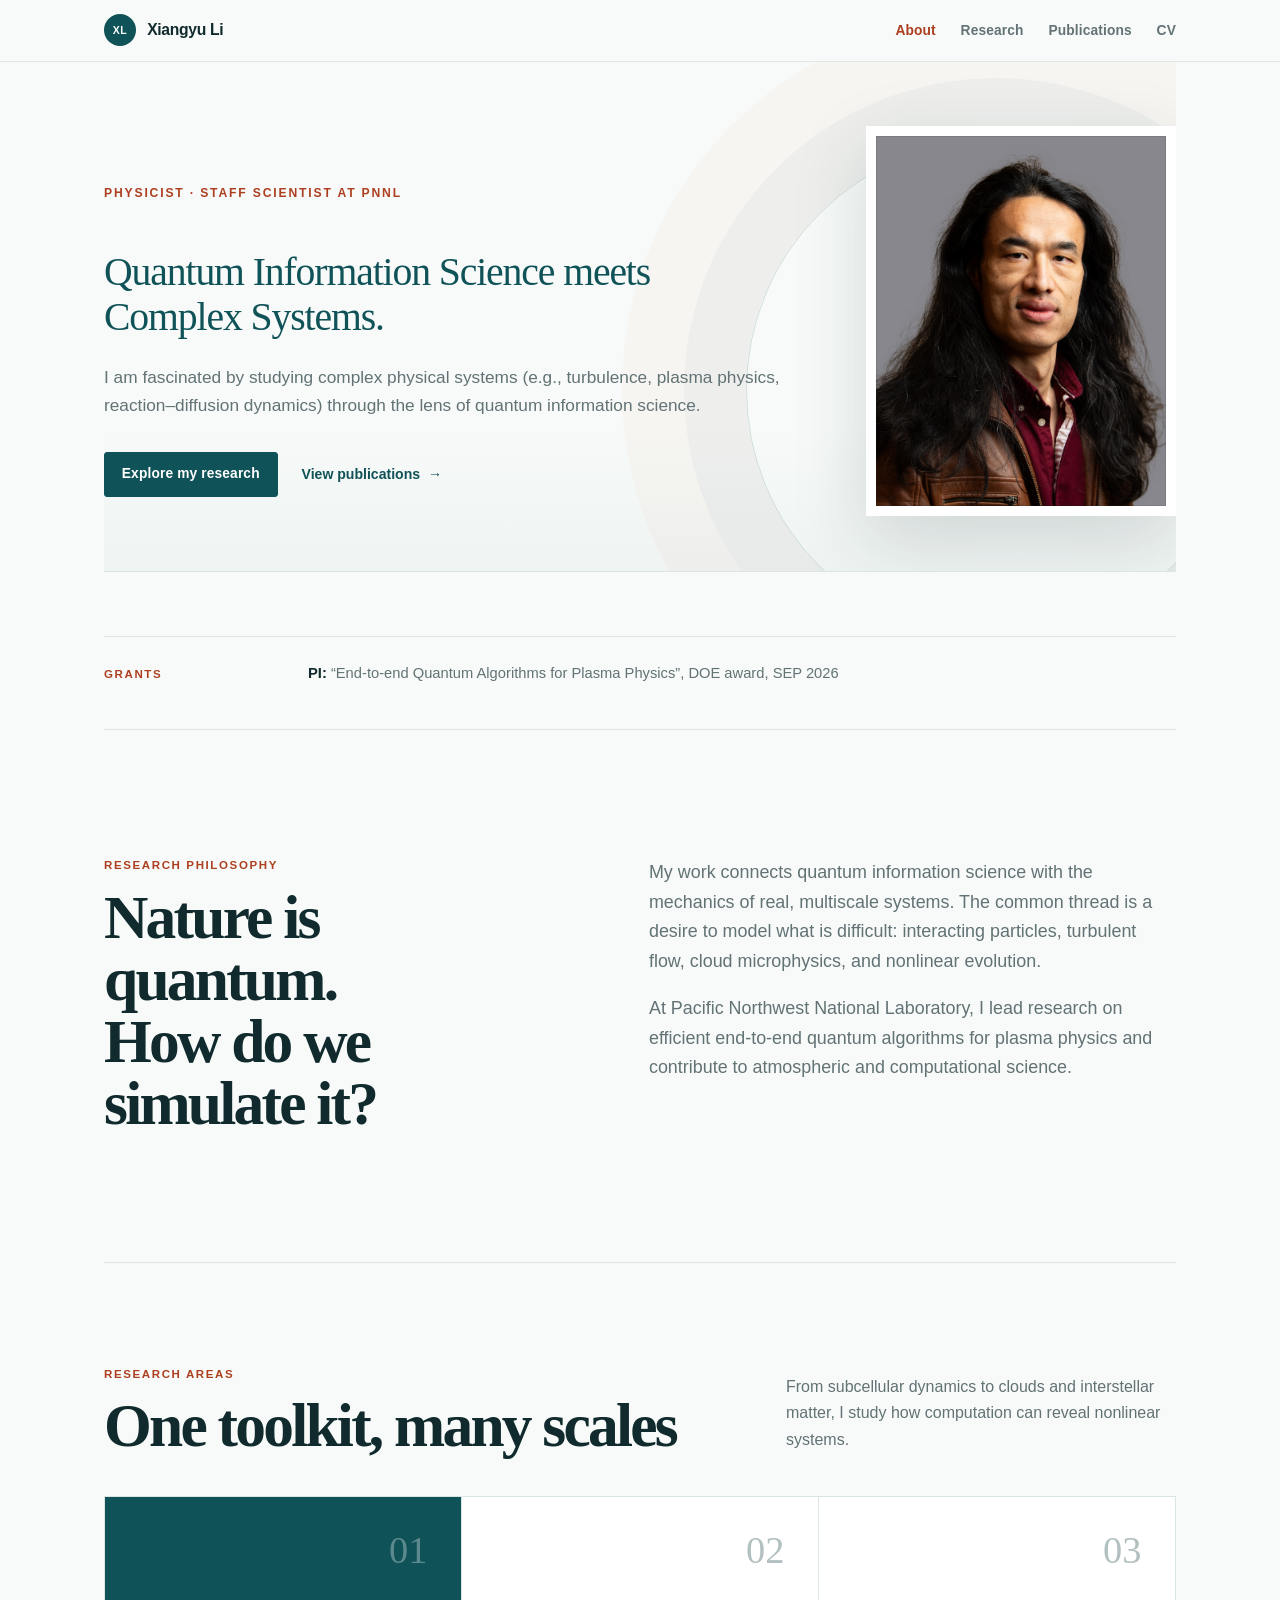
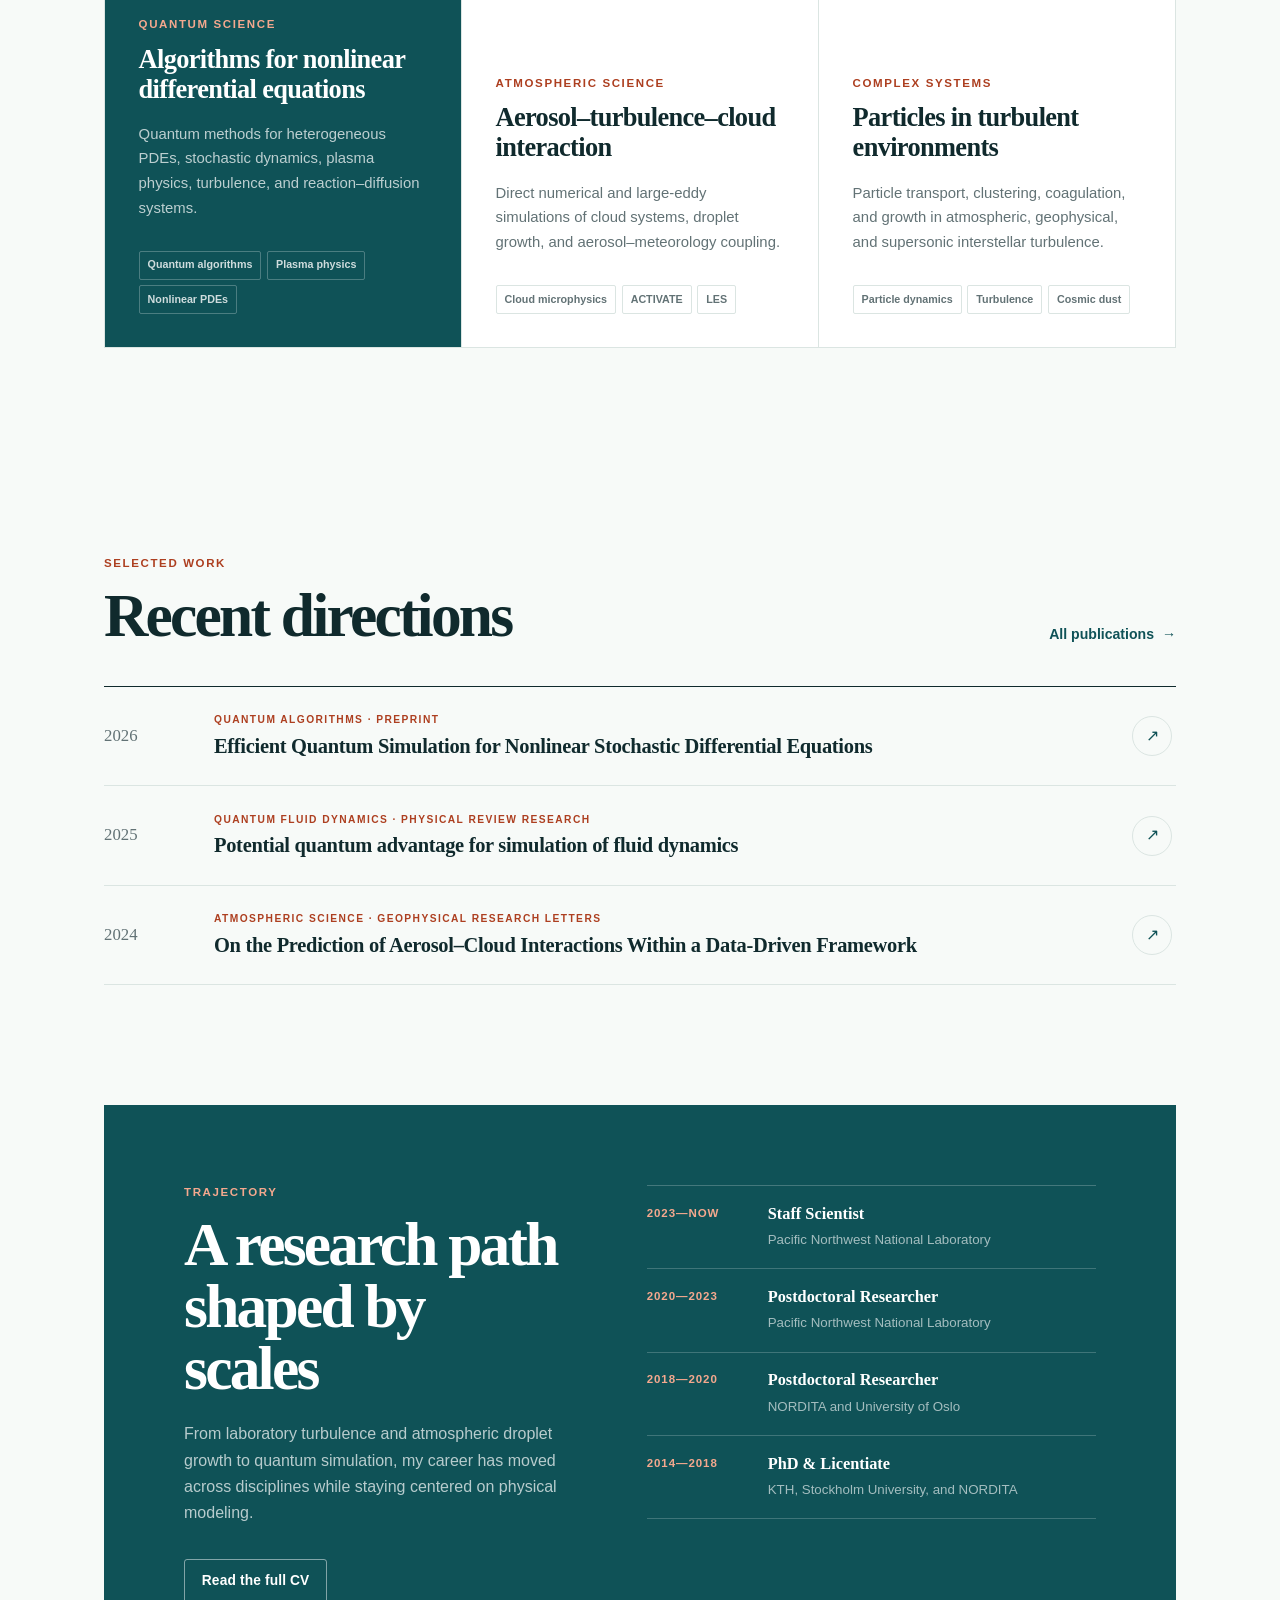
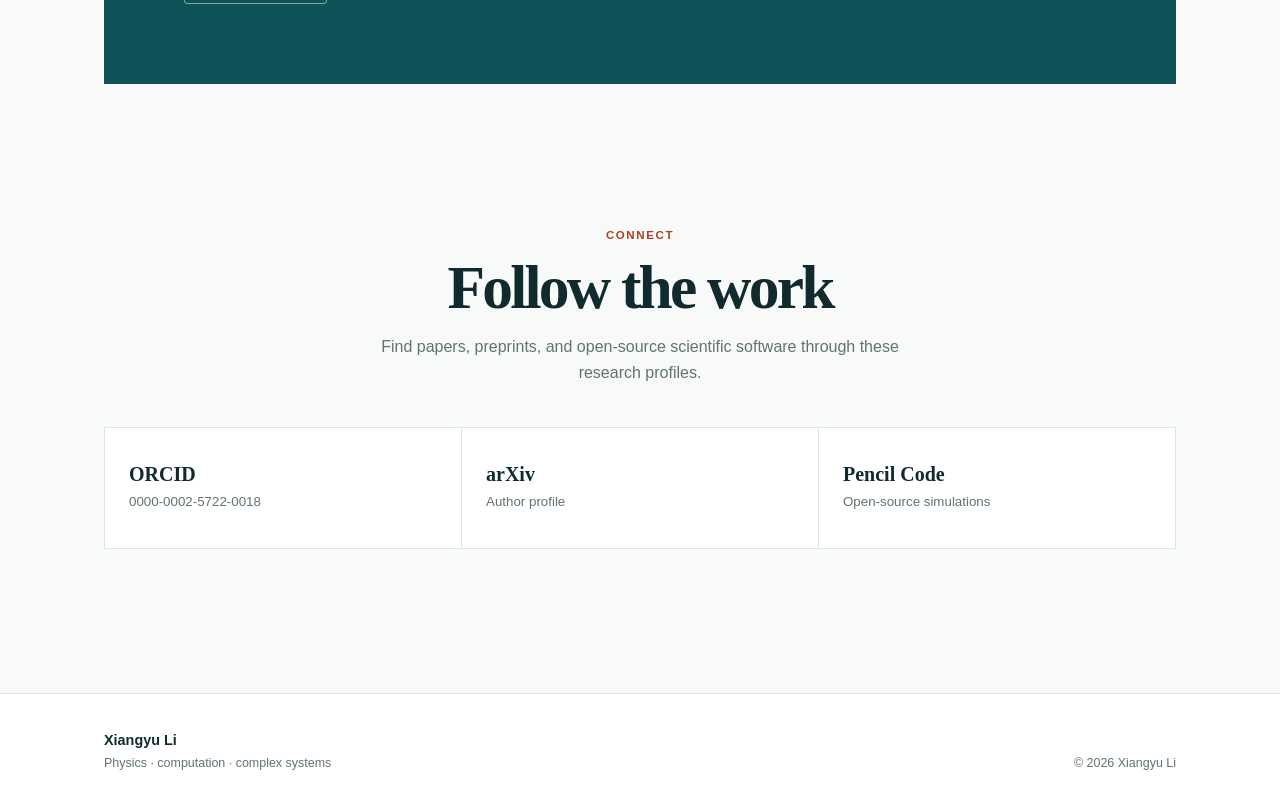
<file: index.html>
<!doctype html>
<html lang="en">
<head>
  <meta charset="utf-8">
  <meta name="viewport" content="width=device-width, initial-scale=1">
  <title>Xiangyu Li — Physicist &amp; Staff Scientist</title>
  <meta name="description" content="Xiangyu Li is a staff scientist at Pacific Northwest National Laboratory working at the intersection of quantum computing, turbulence, and multiscale complex systems.">
  <meta name="theme-color" content="#f7faf8">
  <link rel="icon" type="image/png" href="assets/og.png">
  <meta property="og:type" content="website">
  <meta property="og:title" content="Xiangyu Li — Physicist &amp; Staff Scientist">
  <meta property="og:description" content="Quantum algorithms, turbulence, and multiscale complex systems.">
  <meta property="og:image" content="https://xiangyuli.github.io/assets/og.png">
  <meta property="og:image:width" content="1731">
  <meta property="og:image:height" content="908">
  <meta property="og:image:alt" content="Xiangyu Li — Quantum algorithms, turbulence, and multiscale systems">
  <meta name="twitter:card" content="summary_large_image">
  <meta name="twitter:title" content="Xiangyu Li — Physicist &amp; Staff Scientist">
  <meta name="twitter:description" content="Quantum algorithms, turbulence, and multiscale complex systems.">
  <meta name="twitter:image" content="https://xiangyuli.github.io/assets/og.png">
  <link rel="stylesheet" href="assets/style.css">
  <script src="assets/site.js" defer></script>
</head>
<body>
<a class="skip-link" href="#main">Skip to content</a>
<header class="site-header">
  <nav aria-label="Primary navigation">
    <a class="brand" href="index.html" aria-label="Xiangyu Li, home"><span class="brand-mark" aria-hidden="true">XL</span><span>Xiangyu Li</span></a>
    <ul>
      <li><a class="active" aria-current="page" href="index.html">About</a></li>
      <li><a href="index.html#research">Research</a></li>
      <li><a href="publications.html">Publications</a></li>
      <li><a href="cv.html">CV</a></li>
    </ul>
  </nav>
</header>

<main id="main">
  <section class="hero" aria-label="Introduction">
    <div class="hero-orbit orbit-one" aria-hidden="true"></div>
    <div class="hero-orbit orbit-two" aria-hidden="true"></div>
    <p class="hero-kicker">Physicist · Staff Scientist at PNNL</p>
    <!-- <h1 id="hero-title">Nonlinear systems.</h1> -->
    <p class="hero-lede">Quantum Information Science meets Complex Systems.</p>
    <p class="hero-copy">I am fascinated by studying complex physical systems (e.g., turbulence, plasma physics, reaction–diffusion dynamics) through the lens of quantum information science.</p>
    <div class="hero-actions">
      <a class="button button-primary" href="#research">Explore my research</a>
      <a class="text-link" href="publications.html">View publications <span aria-hidden="true">→</span></a>
    </div>
    <figure class="hero-portrait">
      <img src="Li_Xiangyu-3.jpg" alt="Portrait of Xiangyu Li" width="5568" height="3712" fetchpriority="high">
    </figure>
  </section>

  <section class="grants-section" aria-labelledby="grants-title">
    <h2 class="eyebrow" id="grants-title">Grants</h2>
    <p><strong>PI:</strong> “End-to-end Quantum Algorithms for Plasma Physics”, DOE award, SEP 2026</p>
  </section>

  <section class="intro-section" aria-labelledby="intro-title">
    <div><p class="eyebrow">Research philosophy</p><h2 id="intro-title">Nature is quantum.<br>How do we simulate it?</h2></div>
    <div class="prose-large">
      <p>My work connects quantum information science with the mechanics of real, multiscale systems. The common thread is a desire to model what is difficult: interacting particles, turbulent flow, cloud microphysics, and nonlinear evolution.</p>
      <p>At Pacific Northwest National Laboratory, I lead research on efficient end-to-end quantum algorithms for plasma physics and contribute to atmospheric and computational science.</p>
    </div>
  </section>

  <section id="research" class="research-section" aria-labelledby="research-title">
    <div class="section-heading">
      <div><p class="eyebrow">Research areas</p><h2 id="research-title">One toolkit, many scales</h2></div>
      <p>From subcellular dynamics to clouds and interstellar matter, I study how computation can reveal nonlinear systems.</p>
    </div>
    <div class="research-grid">
      <article class="research-card research-card-featured">
        <span class="card-index">01</span><p class="card-label">Quantum science</p>
        <h3>Algorithms for nonlinear differential equations</h3>
        <p>Quantum methods for heterogeneous PDEs, stochastic dynamics, plasma physics, turbulence, and reaction–diffusion systems.</p>
        <ul class="micro-tags" aria-label="Topics"><li>Quantum algorithms</li><li>Plasma physics</li><li>Nonlinear PDEs</li></ul>
      </article>
      <article class="research-card">
        <span class="card-index">02</span><p class="card-label">Atmospheric science</p>
        <h3>Aerosol–turbulence–cloud interaction</h3>
        <p>Direct numerical and large-eddy simulations of cloud systems, droplet growth, and aerosol–meteorology coupling.</p>
        <ul class="micro-tags" aria-label="Topics"><li>Cloud microphysics</li><li>ACTIVATE</li><li>LES</li></ul>
      </article>
      <article class="research-card">
        <span class="card-index">03</span><p class="card-label">Complex systems</p>
        <h3>Particles in turbulent environments</h3>
        <p>Particle transport, clustering, coagulation, and growth in atmospheric, geophysical, and supersonic interstellar turbulence.</p>
        <ul class="micro-tags" aria-label="Topics"><li>Particle dynamics</li><li>Turbulence</li><li>Cosmic dust</li></ul>
      </article>
    </div>
  </section>

  <section class="selected-section" aria-labelledby="selected-title">
    <div class="section-heading">
      <div><p class="eyebrow">Selected work</p><h2 id="selected-title">Recent directions</h2></div>
      <a class="text-link" href="publications.html">All publications <span aria-hidden="true">→</span></a>
    </div>
    <div class="selected-list">
      <article class="selected-item">
        <div class="selected-year">2026</div><div><p class="selected-type">Quantum algorithms · Preprint</p><h3><a href="https://arxiv.org/abs/2603.12398">Efficient Quantum Simulation for Nonlinear Stochastic Differential Equations</a></h3></div>
        <a class="round-link" href="https://arxiv.org/abs/2603.12398" aria-label="Open Efficient Quantum Simulation for Nonlinear Stochastic Differential Equations"><span aria-hidden="true">↗</span></a>
      </article>
      <article class="selected-item">
        <div class="selected-year">2025</div><div><p class="selected-type">Quantum fluid dynamics · Physical Review Research</p><h3><a href="https://doi.org/10.1103/PhysRevResearch.7.013036">Potential quantum advantage for simulation of fluid dynamics</a></h3></div>
        <a class="round-link" href="https://doi.org/10.1103/PhysRevResearch.7.013036" aria-label="Open Potential quantum advantage for simulation of fluid dynamics"><span aria-hidden="true">↗</span></a>
      </article>
      <article class="selected-item">
        <div class="selected-year">2024</div><div><p class="selected-type">Atmospheric science · Geophysical Research Letters</p><h3><a href="https://doi.org/10.1029/2024GL110757">On the Prediction of Aerosol–Cloud Interactions Within a Data-Driven Framework</a></h3></div>
        <a class="round-link" href="https://doi.org/10.1029/2024GL110757" aria-label="Open On the Prediction of Aerosol–Cloud Interactions Within a Data-Driven Framework"><span aria-hidden="true">↗</span></a>
      </article>
    </div>
  </section>

  <section class="trajectory-section" aria-labelledby="trajectory-title">
    <div class="trajectory-copy"><p class="eyebrow">Trajectory</p><h2 id="trajectory-title">A research path shaped by scales</h2><p>From laboratory turbulence and atmospheric droplet growth to quantum simulation, my career has moved across disciplines while staying centered on physical modeling.</p><a class="button button-light" href="cv.html">Read the full CV</a></div>
    <ol class="timeline-mini">
      <li><span>2023—Now</span><strong>Staff Scientist</strong><small>Pacific Northwest National Laboratory</small></li>
      <li><span>2020—2023</span><strong>Postdoctoral Researcher</strong><small>Pacific Northwest National Laboratory</small></li>
      <li><span>2018—2020</span><strong>Postdoctoral Researcher</strong><small>NORDITA and University of Oslo</small></li>
      <li><span>2014—2018</span><strong>PhD &amp; Licentiate</strong><small>KTH, Stockholm University, and NORDITA</small></li>
    </ol>
  </section>

  <section class="connect-section" aria-labelledby="connect-title">
    <p class="eyebrow">Connect</p><h2 id="connect-title">Follow the work</h2><p>Find papers, preprints, and open-source scientific software through these research profiles.</p>
    <div class="connect-links">
      <a href="https://orcid.org/0000-0002-5722-0018"><span>ORCID</span><small>0000-0002-5722-0018</small></a>
      <a href="https://arxiv.org/a/li_x_20.html"><span>arXiv</span><small>Author profile</small></a>
      <a href="https://github.com/pencil-code/"><span>Pencil Code</span><small>Open-source simulations</small></a>
    </div>
  </section>
</main>

<footer><div class="footer-inner"><p><strong>Xiangyu Li</strong><br><span>Physics · computation · complex systems</span></p><p>© <span data-current-year>2026</span> Xiangyu Li</p></div></footer>
</body>
</html>
</file>
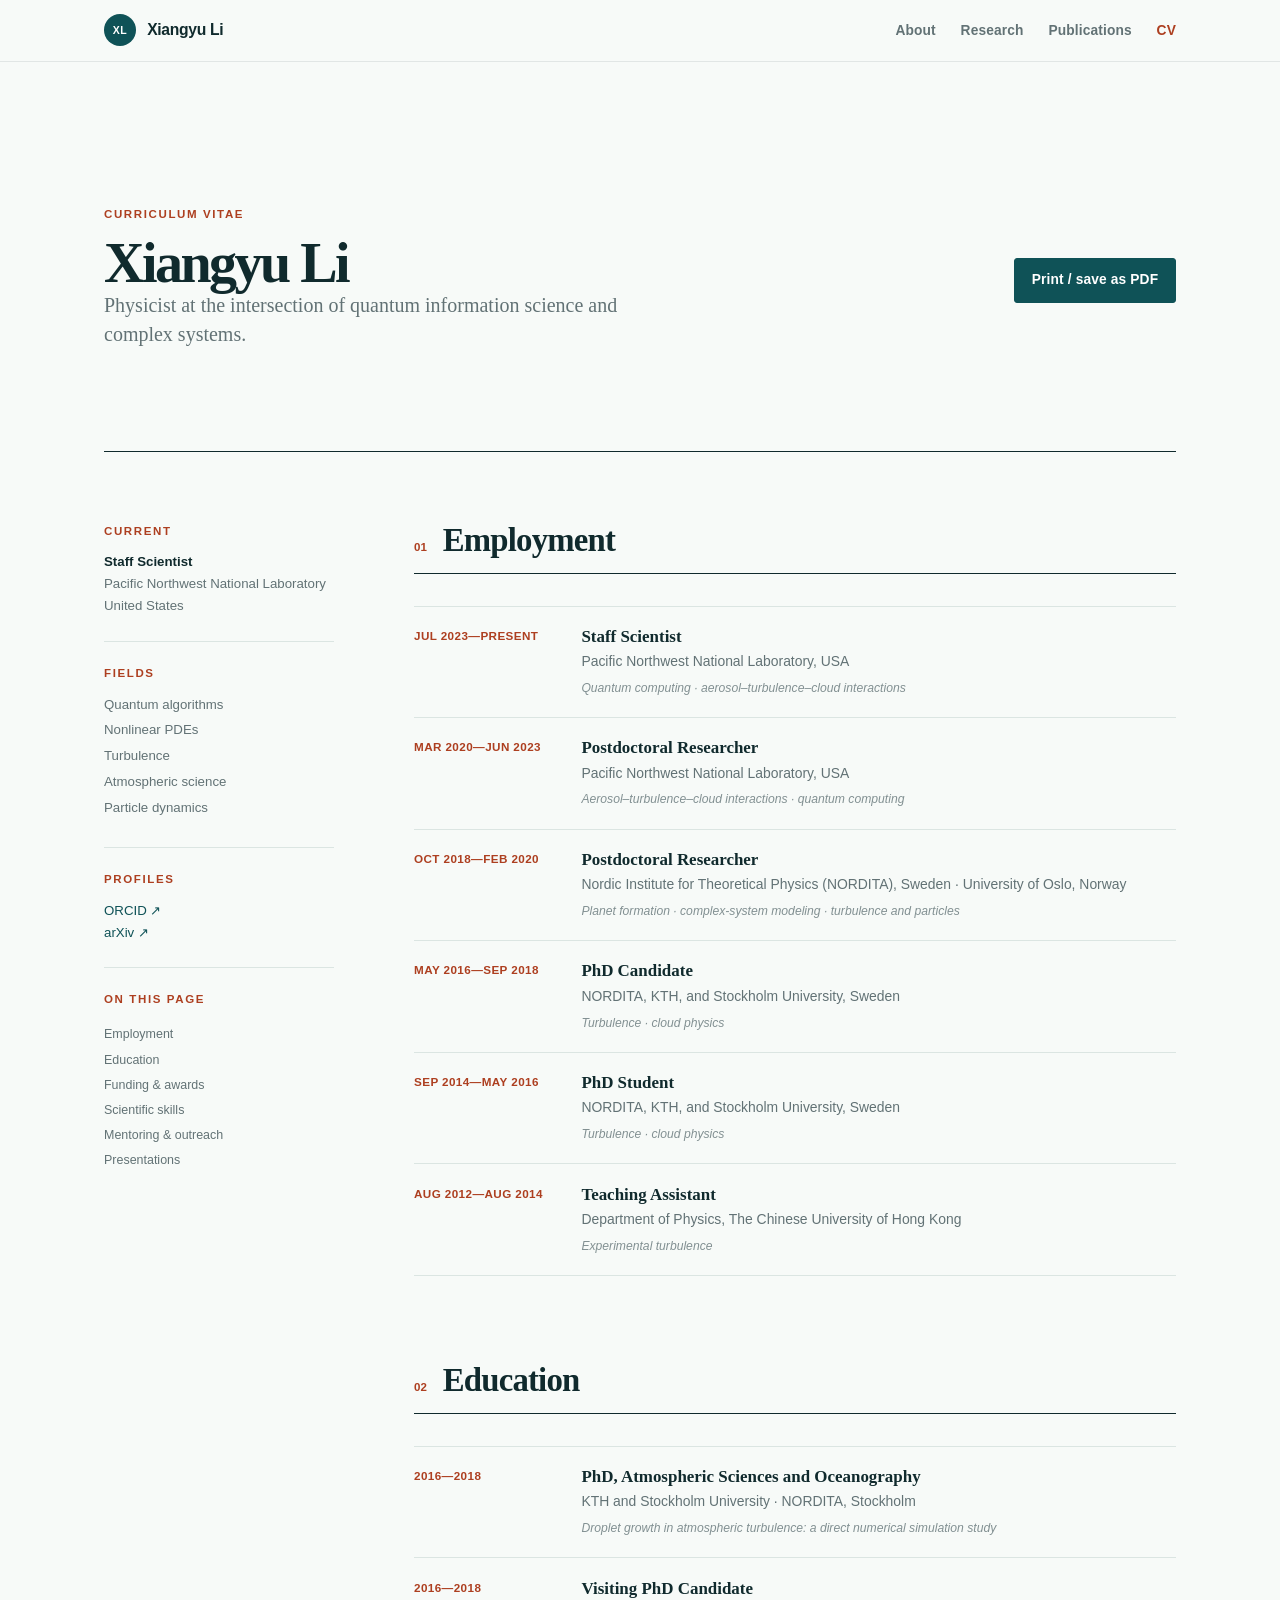
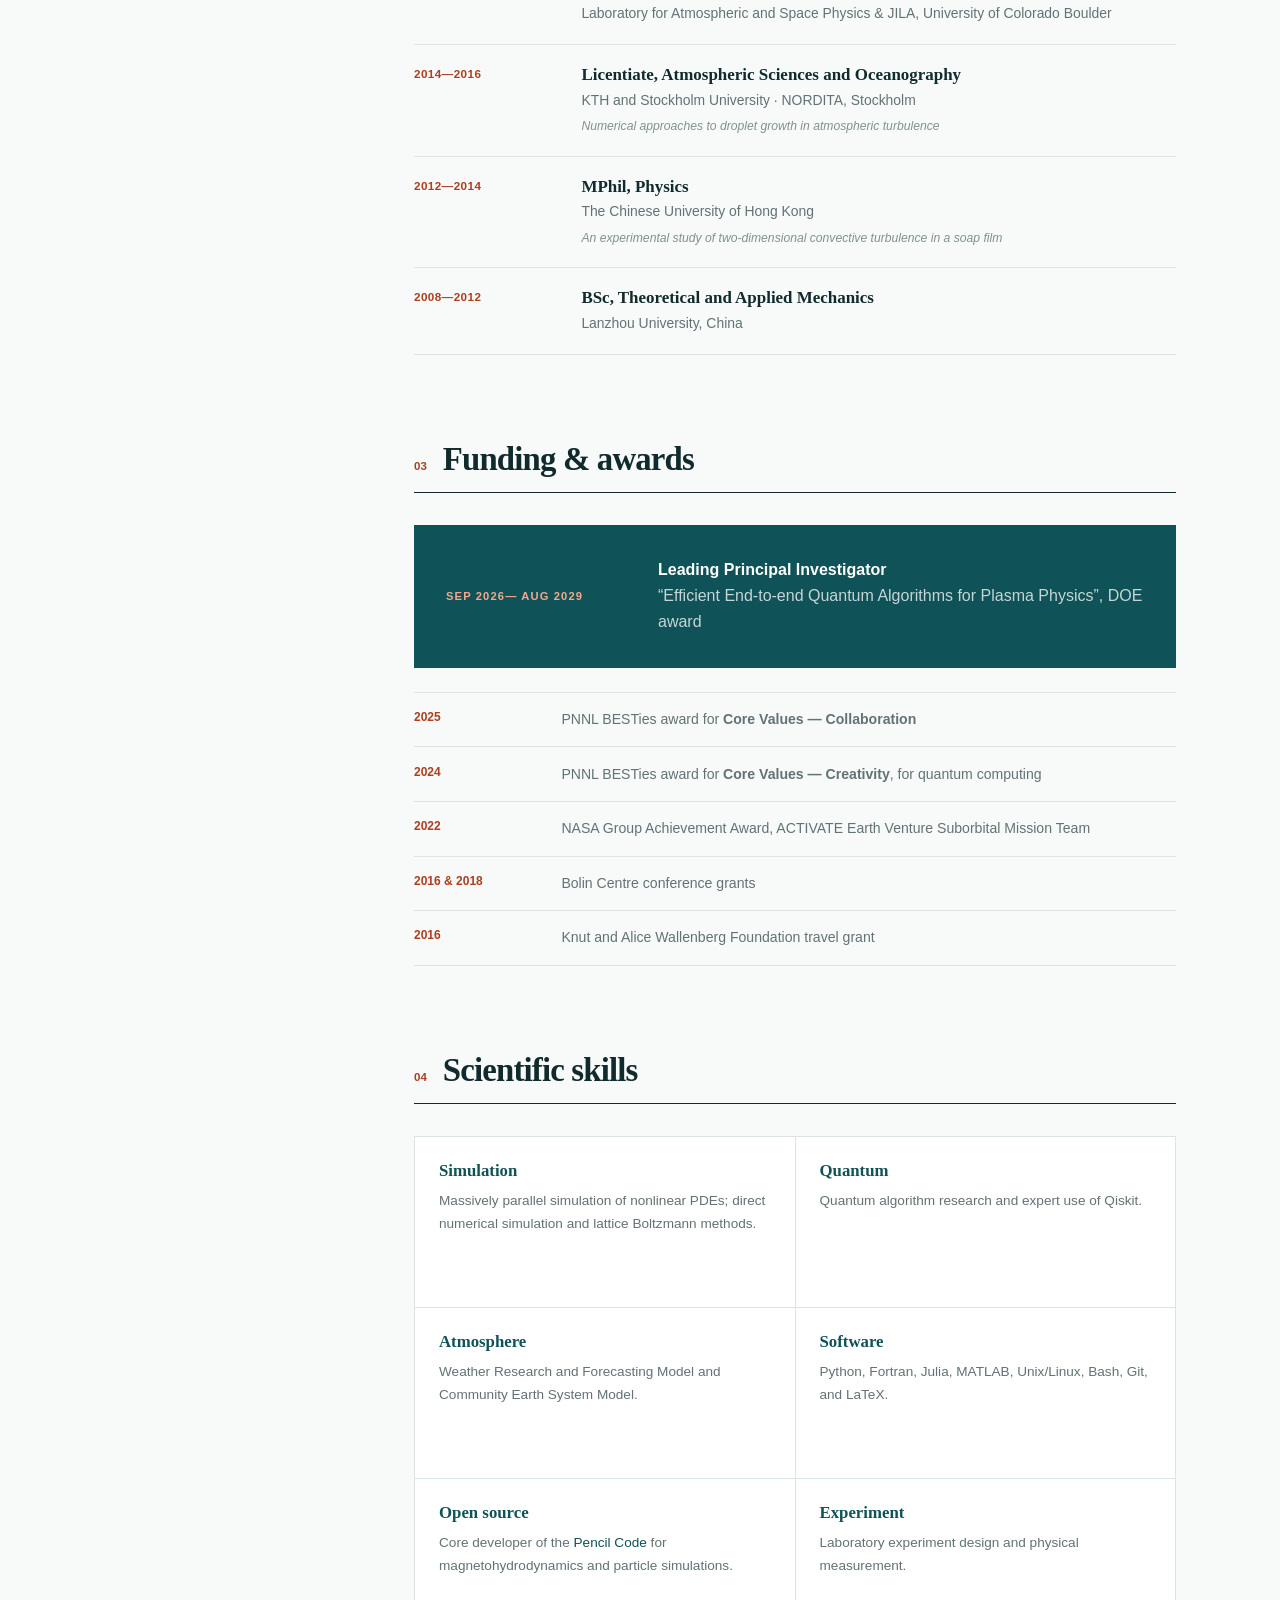
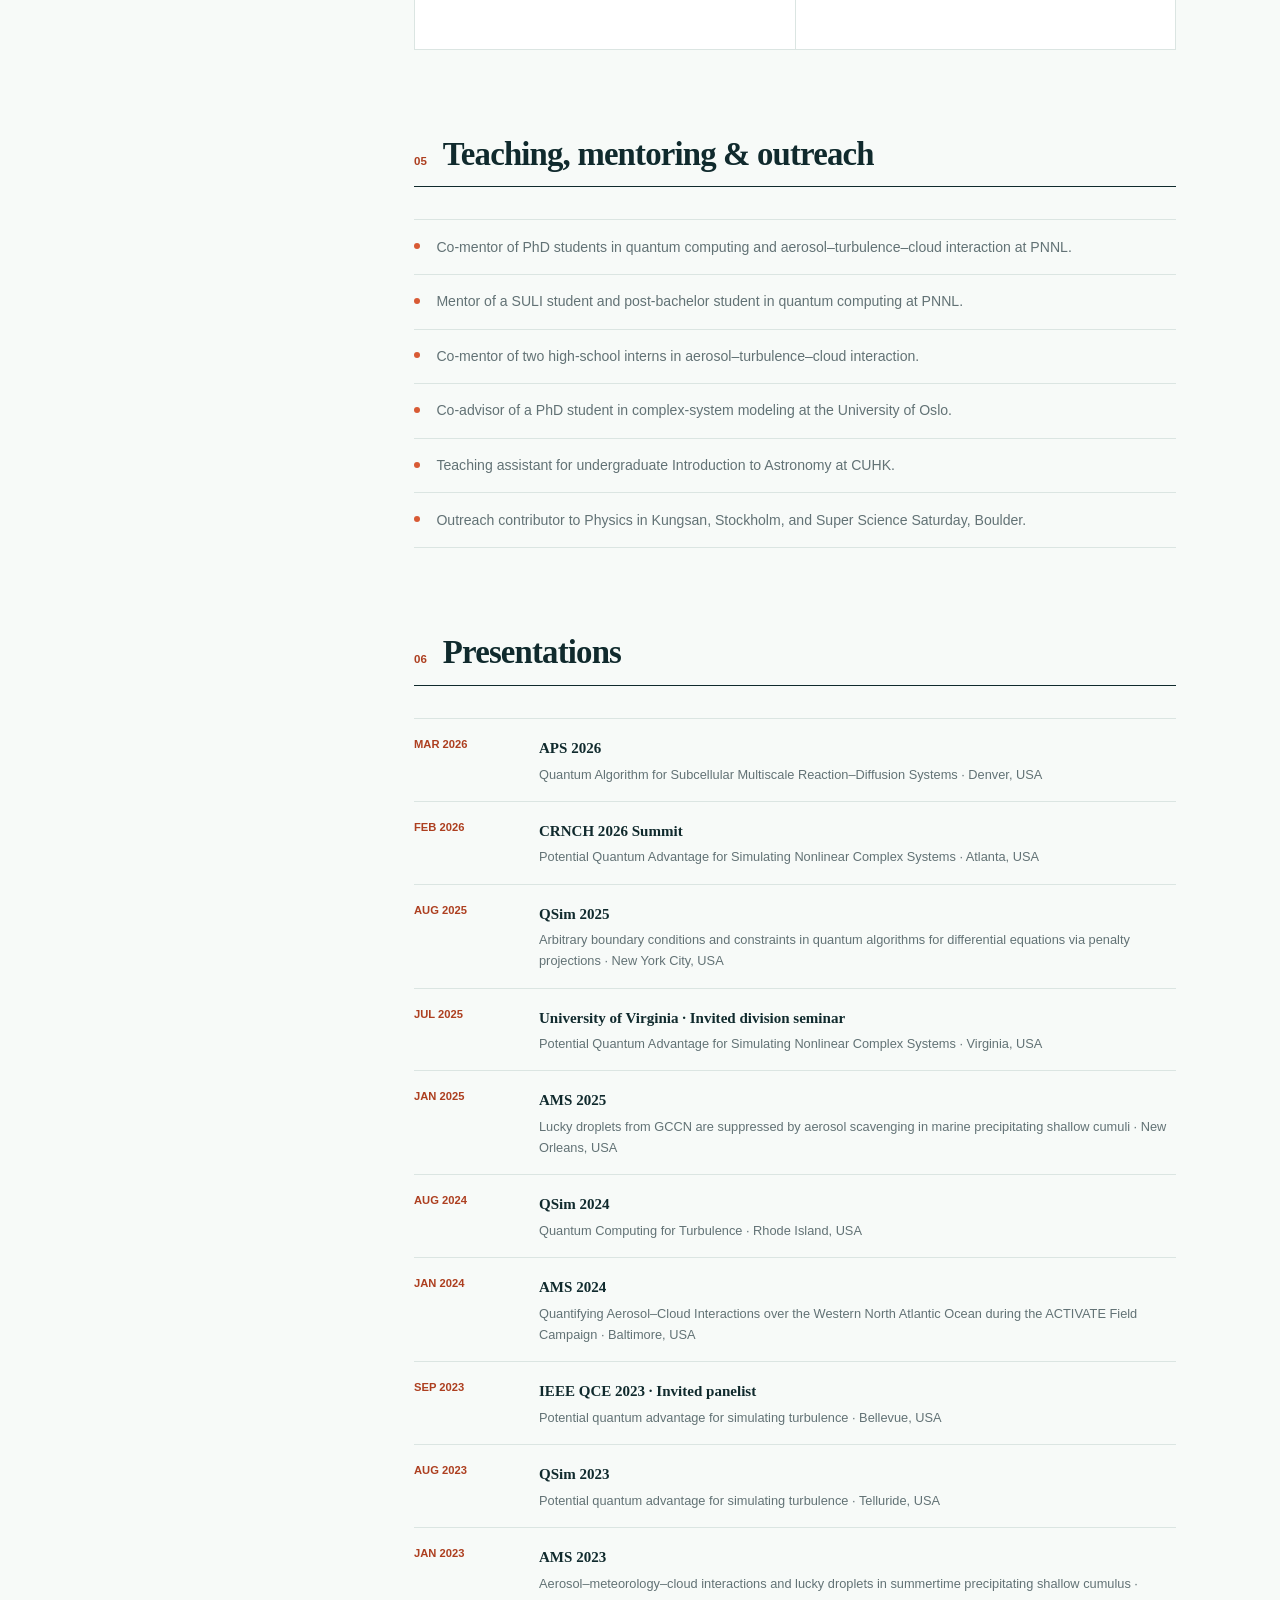
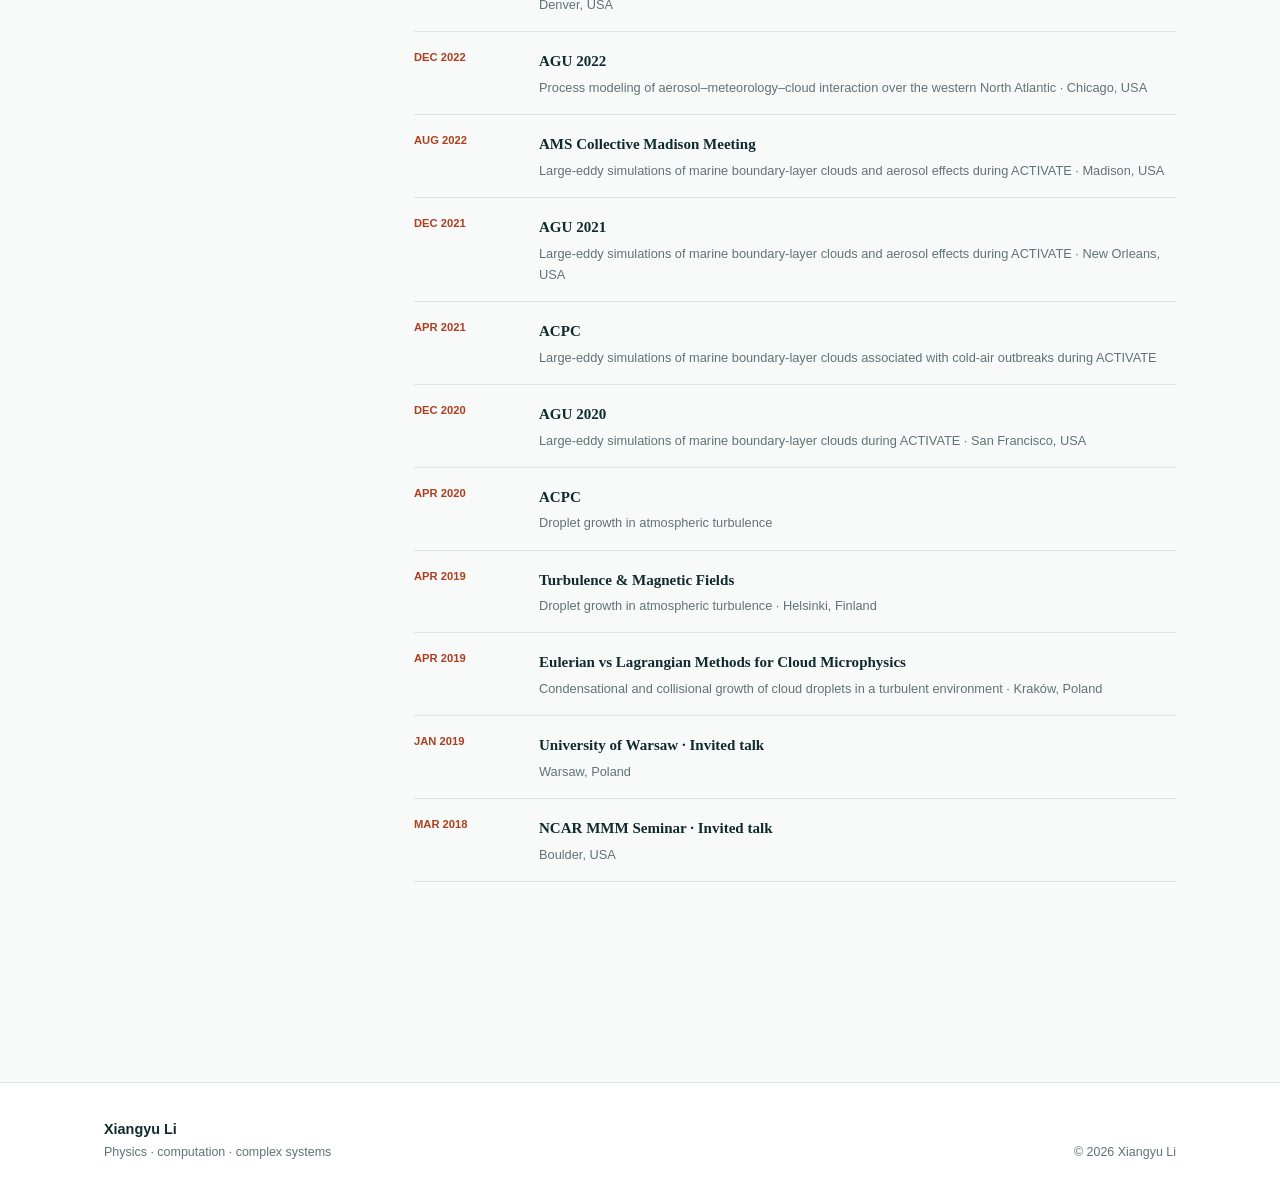
<file: cv.html>
<!doctype html>
<html lang="en">
<head>
  <meta charset="utf-8">
  <meta name="viewport" content="width=device-width, initial-scale=1">
  <title>CV — Xiangyu Li</title>
  <meta name="description" content="Curriculum vitae of Xiangyu Li, PNNL staff scientist working in quantum computing, turbulence, and atmospheric science.">
  <meta name="theme-color" content="#f7faf8">
  <link rel="icon" type="image/png" href="assets/og.png">
  <meta property="og:type" content="website">
  <meta property="og:title" content="CV — Xiangyu Li">
  <meta property="og:description" content="Physicist and PNNL staff scientist working in quantum computing, turbulence, and atmospheric science.">
  <meta property="og:image" content="https://xiangyuli.github.io/assets/og.png">
  <meta name="twitter:card" content="summary_large_image">
  <meta name="twitter:title" content="CV — Xiangyu Li">
  <meta name="twitter:description" content="Physicist and PNNL staff scientist working in quantum computing, turbulence, and atmospheric science.">
  <meta name="twitter:image" content="https://xiangyuli.github.io/assets/og.png">
  <link rel="stylesheet" href="assets/style.css">
  <script src="assets/site.js" defer></script>
</head>
<body>
<a class="skip-link" href="#main">Skip to content</a>
<header class="site-header">
  <nav aria-label="Primary navigation">
    <a class="brand" href="index.html" aria-label="Xiangyu Li, home"><span class="brand-mark" aria-hidden="true">XL</span><span>Xiangyu Li</span></a>
    <ul>
      <li><a href="index.html">About</a></li>
      <li><a href="index.html#research">Research</a></li>
      <li><a href="publications.html">Publications</a></li>
      <li><a class="active" aria-current="page" href="cv.html">CV</a></li>
    </ul>
  </nav>
</header>

<main id="main" class="page-main">
  <header class="page-hero cv-hero">
    <div><p class="eyebrow">Curriculum vitae</p><h1>Xiangyu Li</h1><p class="page-lede">Physicist at the intersection of quantum information science and complex systems.</p></div>
    <button class="button button-primary print-button" type="button" data-print>Print / save as PDF</button>
  </header>

  <div class="cv-layout">
    <aside class="cv-aside" aria-label="CV summary">
      <div class="aside-block"><p class="aside-label">Current</p><p><strong>Staff Scientist</strong><br>Pacific Northwest National Laboratory<br>United States</p></div>
      <div class="aside-block"><p class="aside-label">Fields</p><ul class="compact-list"><li>Quantum algorithms</li><li>Nonlinear PDEs</li><li>Turbulence</li><li>Atmospheric science</li><li>Particle dynamics</li></ul></div>
      <div class="aside-block"><p class="aside-label">Profiles</p><p><a href="https://orcid.org/0000-0002-5722-0018">ORCID ↗</a><br><a href="https://arxiv.org/a/li_x_20.html">arXiv ↗</a></p></div>
      <nav class="cv-nav" aria-label="On this page"><p class="aside-label">On this page</p><a href="#employment">Employment</a><a href="#education">Education</a><a href="#funding">Funding &amp; awards</a><a href="#skills">Scientific skills</a><a href="#mentoring">Mentoring &amp; outreach</a><a href="#presentations">Presentations</a></nav>
    </aside>

    <div class="cv-content">
      <section id="employment" class="cv-section">
        <div class="cv-section-title"><span>01</span><h2>Employment</h2></div>
        <div class="cv-entries">
          <article class="cv-entry"><time>Jul 2023—Present</time><div><h3>Staff Scientist</h3><p>Pacific Northwest National Laboratory, USA</p><small>Quantum computing · aerosol–turbulence–cloud interactions</small></div></article>
          <article class="cv-entry"><time>Mar 2020—Jun 2023</time><div><h3>Postdoctoral Researcher</h3><p>Pacific Northwest National Laboratory, USA</p><small>Aerosol–turbulence–cloud interactions · quantum computing</small></div></article>
          <article class="cv-entry"><time>Oct 2018—Feb 2020</time><div><h3>Postdoctoral Researcher</h3><p>Nordic Institute for Theoretical Physics (NORDITA), Sweden · University of Oslo, Norway</p><small>Planet formation · complex-system modeling · turbulence and particles</small></div></article>
          <article class="cv-entry"><time>May 2016—Sep 2018</time><div><h3>PhD Candidate</h3><p>NORDITA, KTH, and Stockholm University, Sweden</p><small>Turbulence · cloud physics</small></div></article>
          <article class="cv-entry"><time>Sep 2014—May 2016</time><div><h3>PhD Student</h3><p>NORDITA, KTH, and Stockholm University, Sweden</p><small>Turbulence · cloud physics</small></div></article>
          <article class="cv-entry"><time>Aug 2012—Aug 2014</time><div><h3>Teaching Assistant</h3><p>Department of Physics, The Chinese University of Hong Kong</p><small>Experimental turbulence</small></div></article>
        </div>
      </section>

      <section id="education" class="cv-section">
        <div class="cv-section-title"><span>02</span><h2>Education</h2></div>
        <div class="cv-entries">
          <article class="cv-entry"><time>2016—2018</time><div><h3>PhD, Atmospheric Sciences and Oceanography</h3><p>KTH and Stockholm University · NORDITA, Stockholm</p><small>Droplet growth in atmospheric turbulence: a direct numerical simulation study</small></div></article>
          <article class="cv-entry"><time>2016—2018</time><div><h3>Visiting PhD Candidate</h3><p>Laboratory for Atmospheric and Space Physics &amp; JILA, University of Colorado Boulder</p></div></article>
          <article class="cv-entry"><time>2014—2016</time><div><h3>Licentiate, Atmospheric Sciences and Oceanography</h3><p>KTH and Stockholm University · NORDITA, Stockholm</p><small>Numerical approaches to droplet growth in atmospheric turbulence</small></div></article>
          <article class="cv-entry"><time>2012—2014</time><div><h3>MPhil, Physics</h3><p>The Chinese University of Hong Kong</p><small>An experimental study of two-dimensional convective turbulence in a soap film</small></div></article>
          <article class="cv-entry"><time>2008—2012</time><div><h3>BSc, Theoretical and Applied Mechanics</h3><p>Lanzhou University, China</p></div></article>
        </div>
      </section>

      <section id="funding" class="cv-section">
        <div class="cv-section-title"><span>03</span><h2>Funding &amp; awards</h2></div>
        <div class="award-feature"><div><span>Sep 2026— Aug 2029</span></div><p><strong>Leading Principal Investigator</strong><br>“Efficient End-to-end Quantum Algorithms for Plasma Physics”, DOE award</p></div>
        <ul class="detail-list">
          <li><span>2025</span><p>PNNL BESTies award for <strong>Core Values — Collaboration</strong></p></li>
          <li><span>2024</span><p>PNNL BESTies award for <strong>Core Values — Creativity</strong>, for quantum computing</p></li>
          <li><span>2022</span><p>NASA Group Achievement Award, ACTIVATE Earth Venture Suborbital Mission Team</p></li>
          <li><span>2016 &amp; 2018</span><p>Bolin Centre conference grants</p></li>
          <li><span>2016</span><p>Knut and Alice Wallenberg Foundation travel grant</p></li>
        </ul>
      </section>

      <section id="skills" class="cv-section">
        <div class="cv-section-title"><span>04</span><h2>Scientific skills</h2></div>
        <div class="skills-grid">
          <article><h3>Simulation</h3><p>Massively parallel simulation of nonlinear PDEs; direct numerical simulation and lattice Boltzmann methods.</p></article>
          <article><h3>Quantum</h3><p>Quantum algorithm research and expert use of Qiskit.</p></article>
          <article><h3>Atmosphere</h3><p>Weather Research and Forecasting Model and Community Earth System Model.</p></article>
          <article><h3>Software</h3><p>Python, Fortran, Julia, MATLAB, Unix/Linux, Bash, Git, and LaTeX.</p></article>
          <article><h3>Open source</h3><p>Core developer of the <a href="https://github.com/pencil-code/">Pencil Code</a> for magnetohydrodynamics and particle simulations.</p></article>
          <article><h3>Experiment</h3><p>Laboratory experiment design and physical measurement.</p></article>
        </div>
      </section>

      <section id="mentoring" class="cv-section">
        <div class="cv-section-title"><span>05</span><h2>Teaching, mentoring &amp; outreach</h2></div>
        <ul class="detail-list detail-list-simple">
          <li><p>Co-mentor of PhD students in quantum computing and aerosol–turbulence–cloud interaction at PNNL.</p></li>
          <li><p>Mentor of a SULI student and post-bachelor student in quantum computing at PNNL.</p></li>
          <li><p>Co-mentor of two high-school interns in aerosol–turbulence–cloud interaction.</p></li>
          <li><p>Co-advisor of a PhD student in complex-system modeling at the University of Oslo.</p></li>
          <li><p>Teaching assistant for undergraduate Introduction to Astronomy at CUHK.</p></li>
          <li><p>Outreach contributor to Physics in Kungsan, Stockholm, and Super Science Saturday, Boulder.</p></li>
        </ul>
      </section>

      <section id="presentations" class="cv-section">
        <div class="cv-section-title"><span>06</span><h2>Presentations</h2></div>
        <ol class="talk-list">
          <li><time>Mar 2026</time><div><strong>APS 2026</strong><p>Quantum Algorithm for Subcellular Multiscale Reaction–Diffusion Systems · Denver, USA</p></div></li>
          <li><time>Feb 2026</time><div><strong>CRNCH 2026 Summit</strong><p>Potential Quantum Advantage for Simulating Nonlinear Complex Systems · Atlanta, USA</p></div></li>
          <li><time>Aug 2025</time><div><strong>QSim 2025</strong><p>Arbitrary boundary conditions and constraints in quantum algorithms for differential equations via penalty projections · New York City, USA</p></div></li>
          <li><time>Jul 2025</time><div><strong>University of Virginia · Invited division seminar</strong><p>Potential Quantum Advantage for Simulating Nonlinear Complex Systems · Virginia, USA</p></div></li>
          <li><time>Jan 2025</time><div><strong>AMS 2025</strong><p>Lucky droplets from GCCN are suppressed by aerosol scavenging in marine precipitating shallow cumuli · New Orleans, USA</p></div></li>
          <li><time>Aug 2024</time><div><strong>QSim 2024</strong><p>Quantum Computing for Turbulence · Rhode Island, USA</p></div></li>
          <li><time>Jan 2024</time><div><strong>AMS 2024</strong><p>Quantifying Aerosol–Cloud Interactions over the Western North Atlantic Ocean during the ACTIVATE Field Campaign · Baltimore, USA</p></div></li>
          <li><time>Sep 2023</time><div><strong>IEEE QCE 2023 · Invited panelist</strong><p>Potential quantum advantage for simulating turbulence · Bellevue, USA</p></div></li>
          <li><time>Aug 2023</time><div><strong>QSim 2023</strong><p>Potential quantum advantage for simulating turbulence · Telluride, USA</p></div></li>
          <li><time>Jan 2023</time><div><strong>AMS 2023</strong><p>Aerosol–meteorology–cloud interactions and lucky droplets in summertime precipitating shallow cumulus · Denver, USA</p></div></li>
          <li><time>Dec 2022</time><div><strong>AGU 2022</strong><p>Process modeling of aerosol–meteorology–cloud interaction over the western North Atlantic · Chicago, USA</p></div></li>
          <li><time>Aug 2022</time><div><strong>AMS Collective Madison Meeting</strong><p>Large-eddy simulations of marine boundary-layer clouds and aerosol effects during ACTIVATE · Madison, USA</p></div></li>
          <li><time>Dec 2021</time><div><strong>AGU 2021</strong><p>Large-eddy simulations of marine boundary-layer clouds and aerosol effects during ACTIVATE · New Orleans, USA</p></div></li>
          <li><time>Apr 2021</time><div><strong>ACPC</strong><p>Large-eddy simulations of marine boundary-layer clouds associated with cold-air outbreaks during ACTIVATE</p></div></li>
          <li><time>Dec 2020</time><div><strong>AGU 2020</strong><p>Large-eddy simulations of marine boundary-layer clouds during ACTIVATE · San Francisco, USA</p></div></li>
          <li><time>Apr 2020</time><div><strong>ACPC</strong><p>Droplet growth in atmospheric turbulence</p></div></li>
          <li><time>Apr 2019</time><div><strong>Turbulence &amp; Magnetic Fields</strong><p>Droplet growth in atmospheric turbulence · Helsinki, Finland</p></div></li>
          <li><time>Apr 2019</time><div><strong>Eulerian vs Lagrangian Methods for Cloud Microphysics</strong><p>Condensational and collisional growth of cloud droplets in a turbulent environment · Kraków, Poland</p></div></li>
          <li><time>Jan 2019</time><div><strong>University of Warsaw · Invited talk</strong><p>Warsaw, Poland</p></div></li>
          <li><time>Mar 2018</time><div><strong>NCAR MMM Seminar · Invited talk</strong><p>Boulder, USA</p></div></li>
        </ol>
      </section>
    </div>
  </div>
</main>

<footer><div class="footer-inner"><p><strong>Xiangyu Li</strong><br><span>Physics · computation · complex systems</span></p><p>© <span data-current-year>2026</span> Xiangyu Li</p></div></footer>
</body>
</html>
</file>
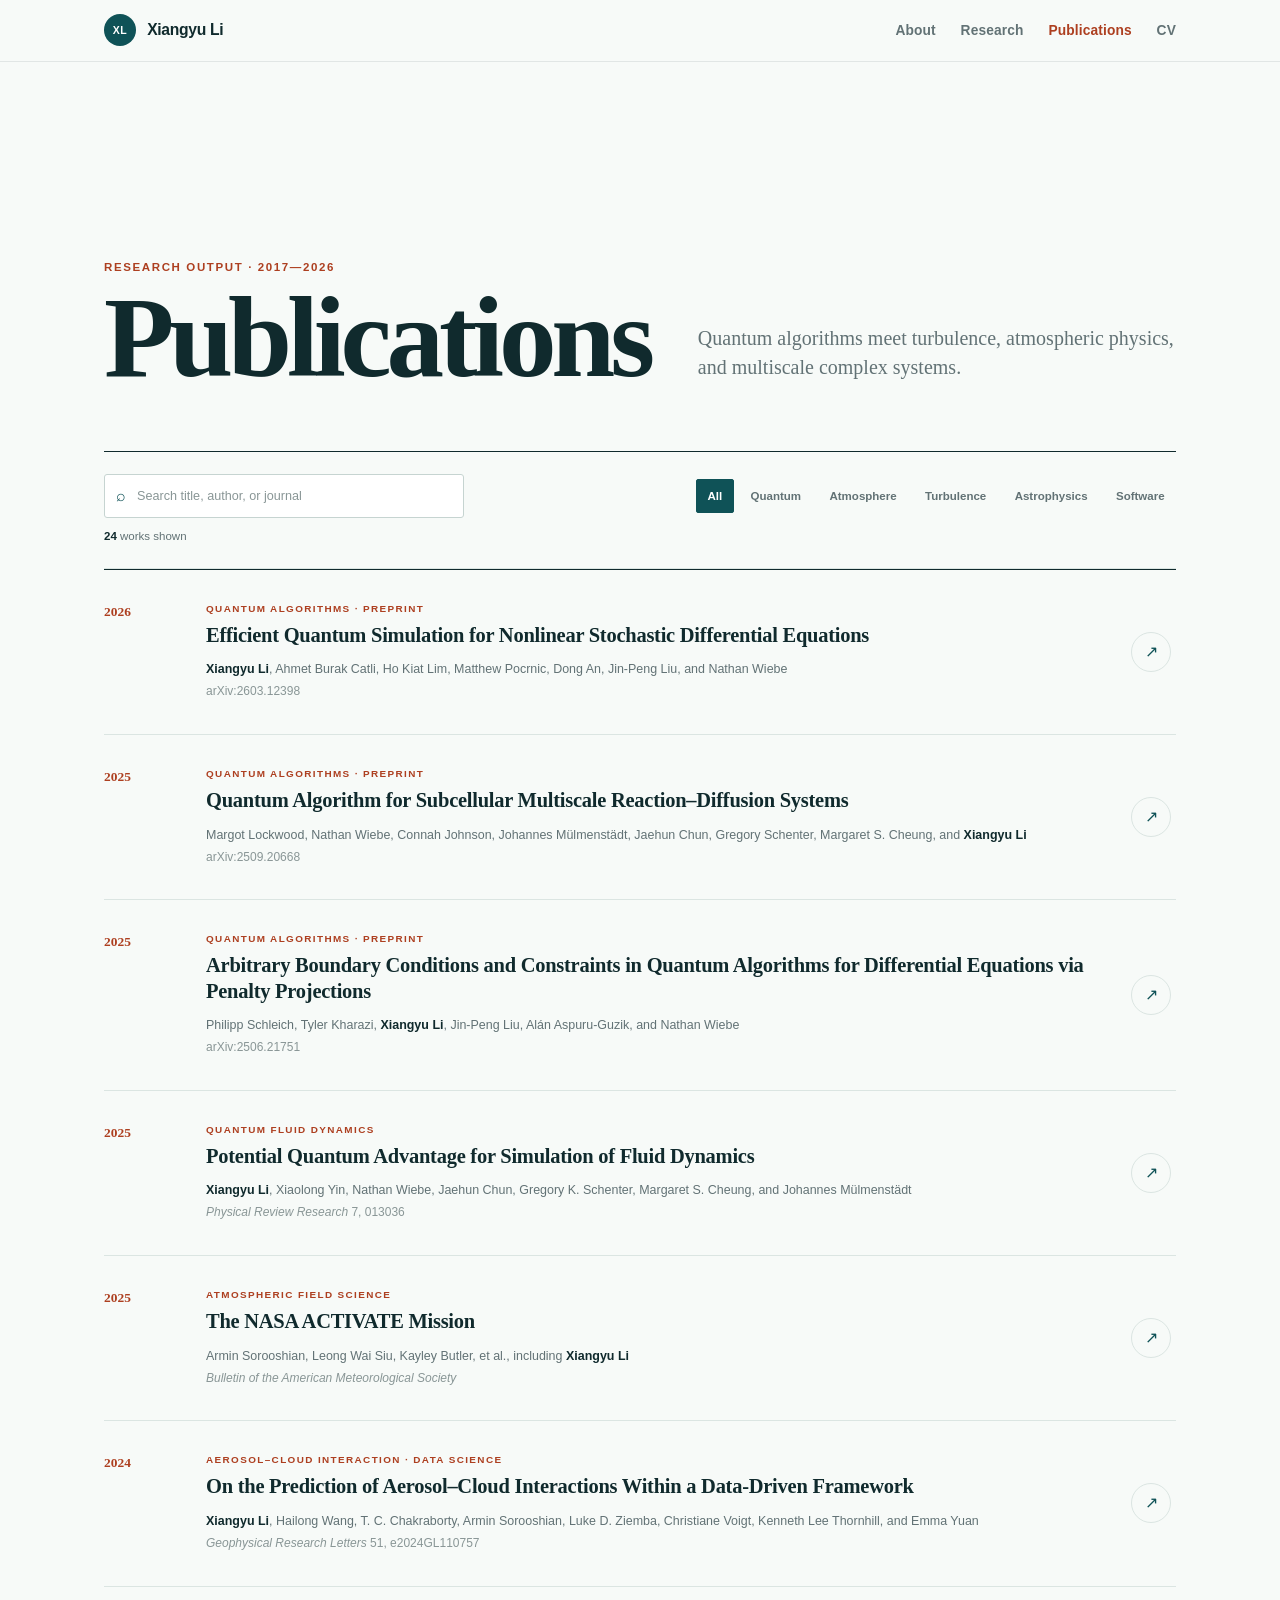
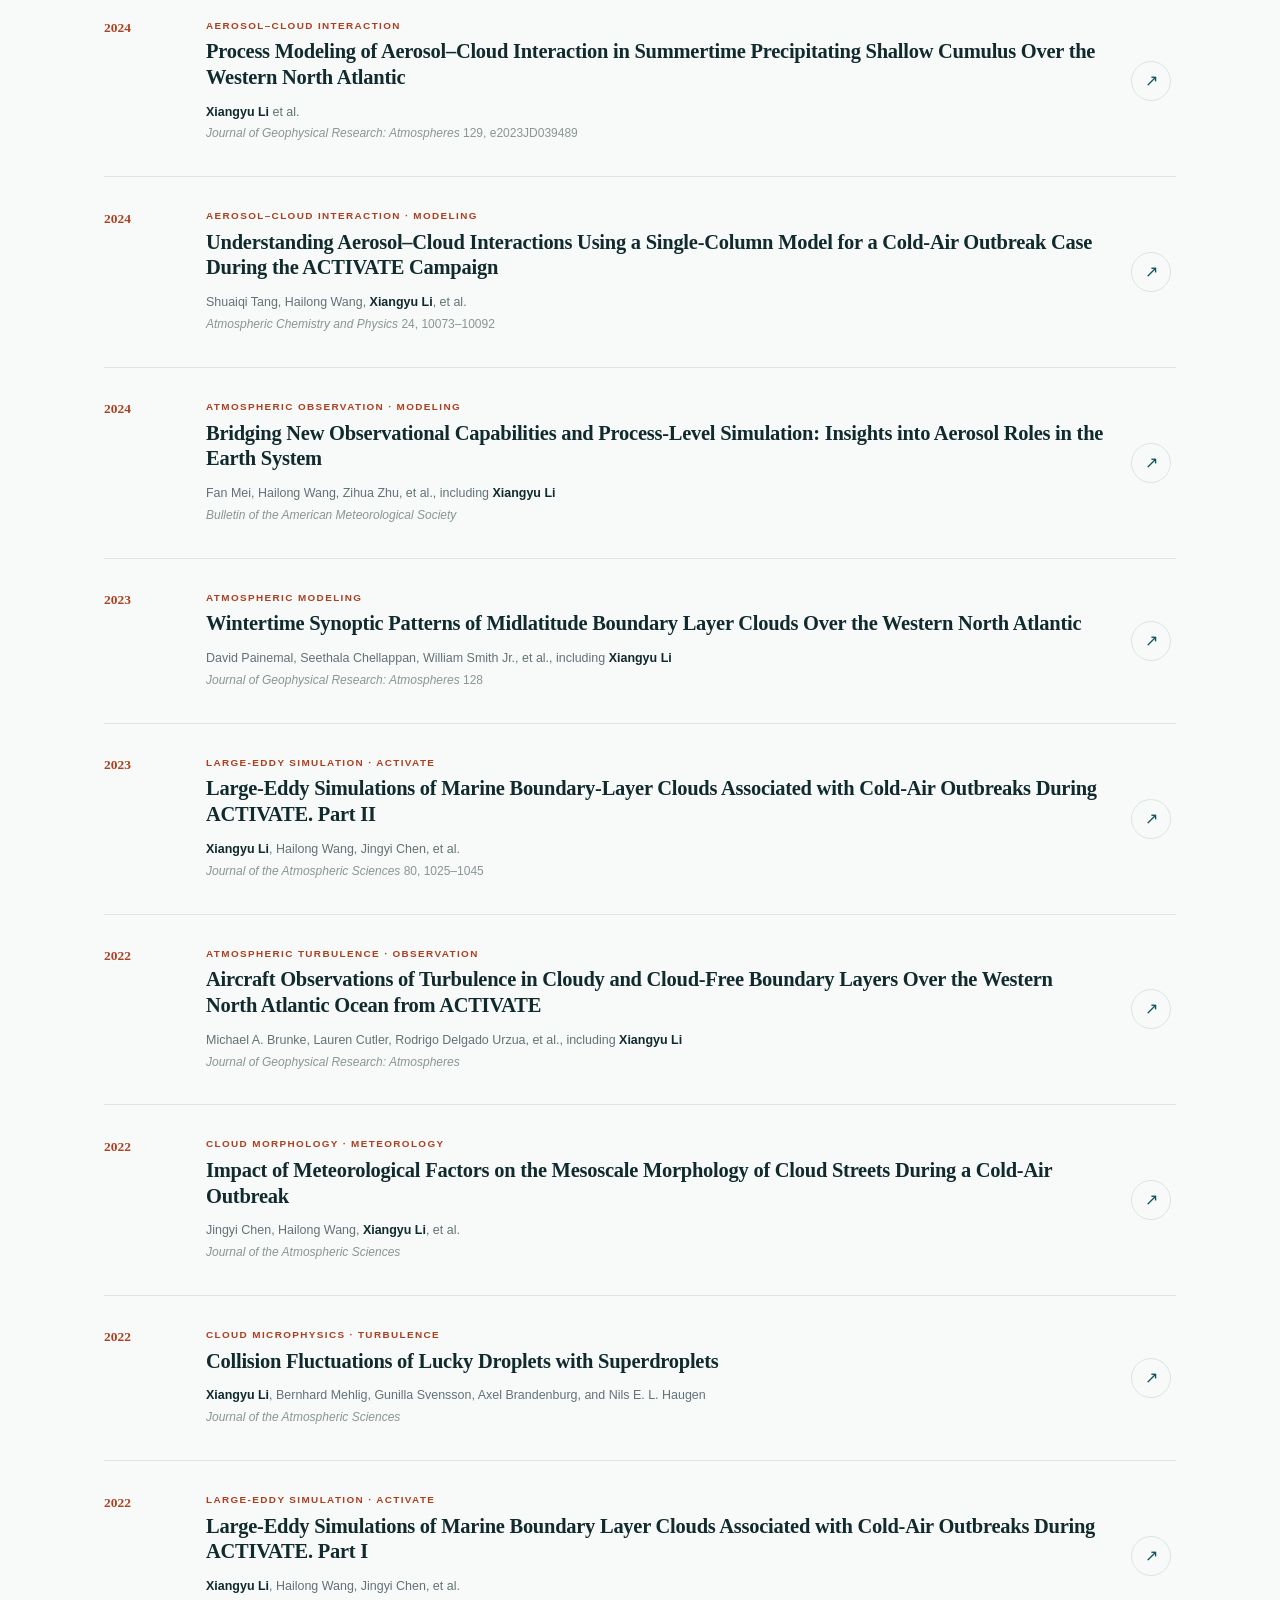
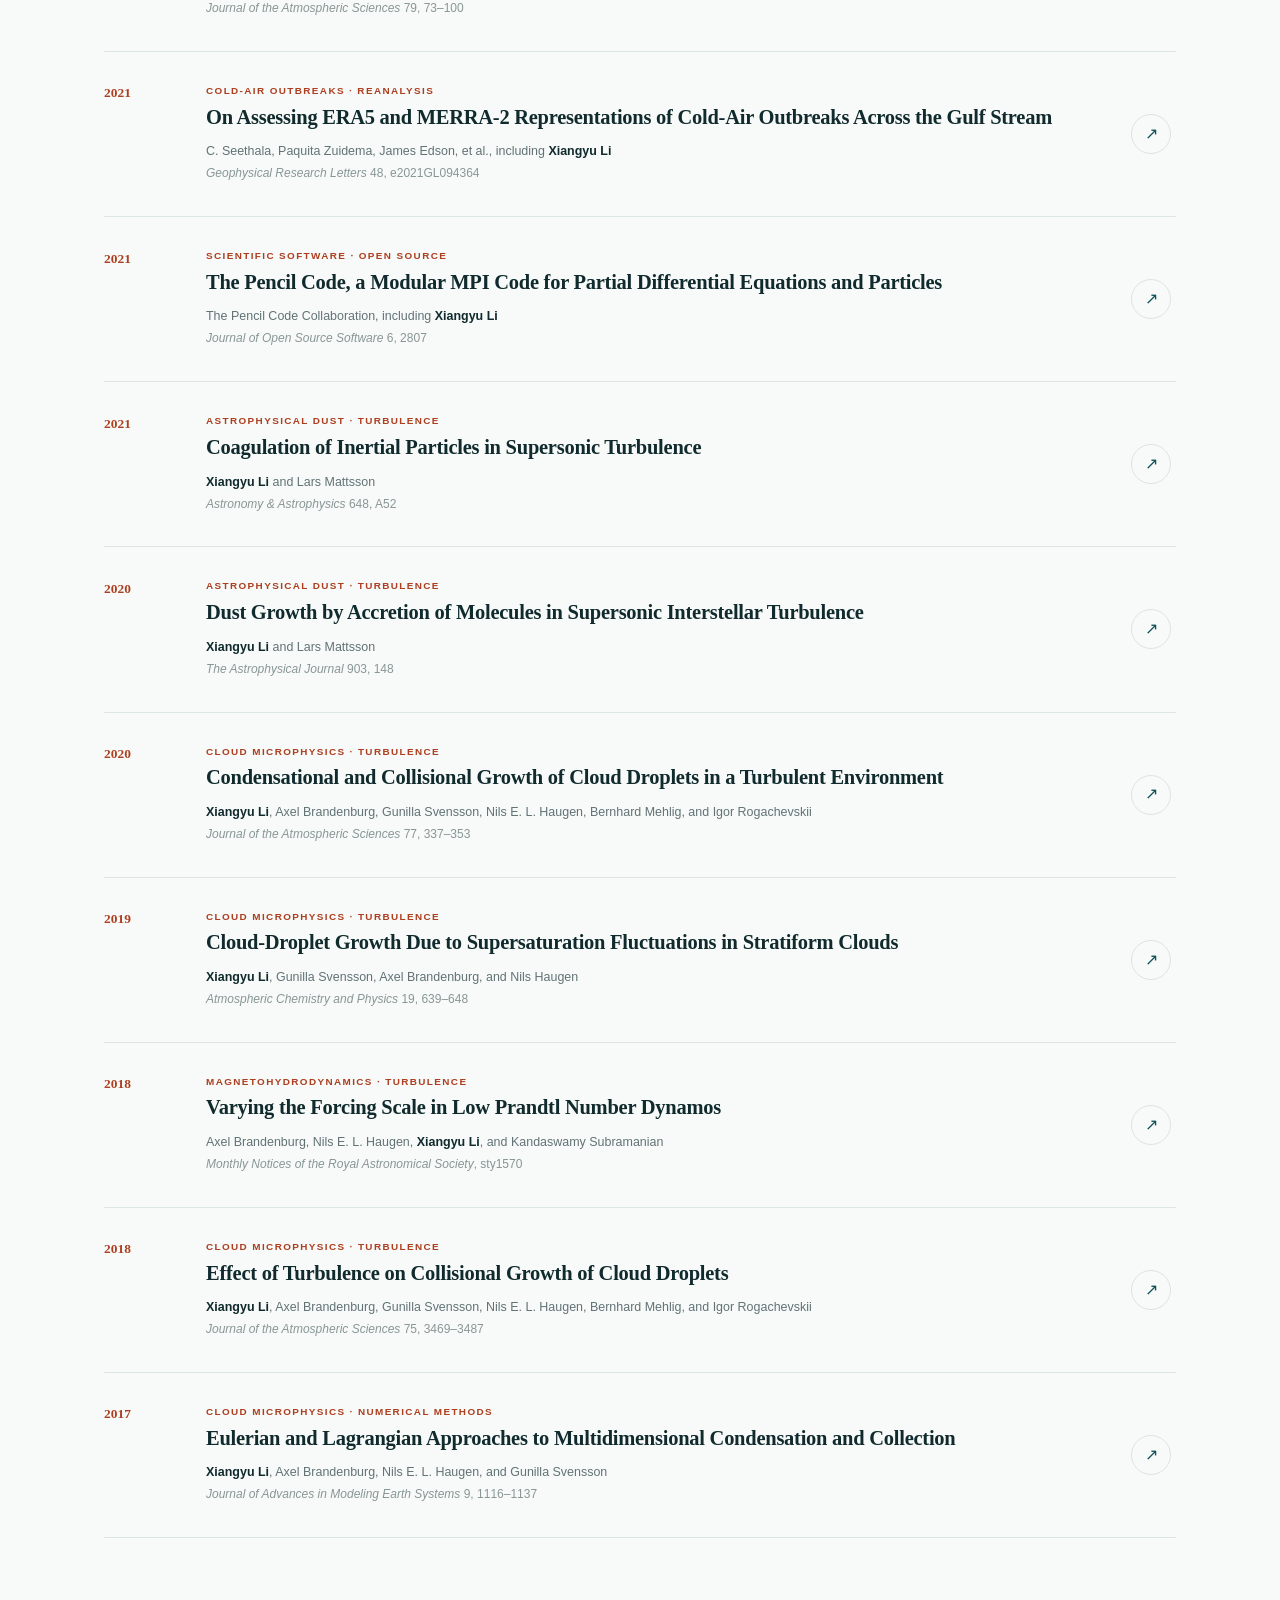
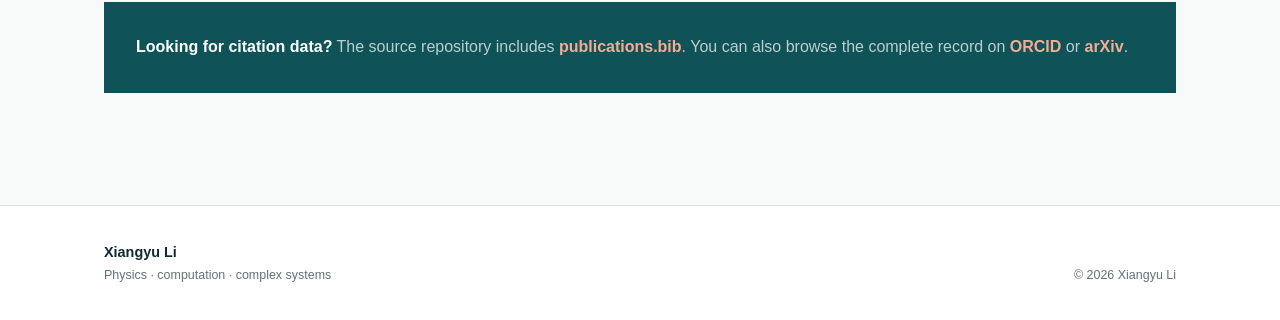
<file: publications.html>
<!doctype html>
<html lang="en">
<head>
  <meta charset="utf-8">
  <meta name="viewport" content="width=device-width, initial-scale=1">
  <title>Publications — Xiangyu Li</title>
  <meta name="description" content="Publications and preprints by Xiangyu Li in quantum algorithms, turbulence, atmospheric science, particle dynamics, and scientific computing.">
  <meta name="theme-color" content="#f7faf8">
  <link rel="icon" type="image/png" href="assets/og.png">
  <meta property="og:type" content="website">
  <meta property="og:title" content="Publications — Xiangyu Li">
  <meta property="og:description" content="Research in quantum algorithms, turbulence, atmospheric science, particle dynamics, and scientific computing.">
  <meta property="og:image" content="https://xiangyuli.github.io/assets/og.png">
  <meta name="twitter:card" content="summary_large_image">
  <meta name="twitter:title" content="Publications — Xiangyu Li">
  <meta name="twitter:description" content="Research in quantum algorithms, turbulence, atmospheric science, particle dynamics, and scientific computing.">
  <meta name="twitter:image" content="https://xiangyuli.github.io/assets/og.png">
  <link rel="stylesheet" href="assets/style.css">
  <script src="assets/site.js" defer></script>
</head>
<body>
<a class="skip-link" href="#main">Skip to content</a>
<header class="site-header">
  <nav aria-label="Primary navigation">
    <a class="brand" href="index.html" aria-label="Xiangyu Li, home"><span class="brand-mark" aria-hidden="true">XL</span><span>Xiangyu Li</span></a>
    <ul>
      <li><a href="index.html">About</a></li>
      <li><a href="index.html#research">Research</a></li>
      <li><a class="active" aria-current="page" href="publications.html">Publications</a></li>
      <li><a href="cv.html">CV</a></li>
    </ul>
  </nav>
</header>

<main id="main" class="page-main publications-main">
  <header class="page-hero publications-hero">
    <div><p class="eyebrow">Research output · 2017—2026</p><h1>Publications</h1></div>
    <p class="page-lede">Quantum algorithms meet turbulence, atmospheric physics, and multiscale complex systems.</p>
  </header>

  <section class="publication-tools" aria-label="Filter publications">
    <label class="search-field"><span class="visually-hidden">Search publications</span><span aria-hidden="true">⌕</span><input type="search" placeholder="Search title, author, or journal" data-publication-search></label>
    <div class="filter-buttons" aria-label="Filter by topic">
      <button class="filter-button active" type="button" data-filter="all" aria-pressed="true">All</button>
      <button class="filter-button" type="button" data-filter="quantum" aria-pressed="false">Quantum</button>
      <button class="filter-button" type="button" data-filter="atmosphere" aria-pressed="false">Atmosphere</button>
      <button class="filter-button" type="button" data-filter="turbulence" aria-pressed="false">Turbulence</button>
      <button class="filter-button" type="button" data-filter="astrophysics" aria-pressed="false">Astrophysics</button>
      <button class="filter-button" type="button" data-filter="software" aria-pressed="false">Software</button>
    </div>
    <p class="result-count" role="status" aria-live="polite"><strong data-result-count>24</strong> works shown</p>
  </section>

  <section class="publication-list" aria-label="Publications and preprints">
    <article class="publication-row" data-publication data-topic="quantum" data-year="2026"><div class="pub-year">2026</div><div class="pub-body"><p class="pub-topic">Quantum algorithms · Preprint</p><h2><a href="https://arxiv.org/abs/2603.12398">Efficient Quantum Simulation for Nonlinear Stochastic Differential Equations</a></h2><p class="pub-authors"><strong>Xiangyu Li</strong>, Ahmet Burak Catli, Ho Kiat Lim, Matthew Pocrnic, Dong An, Jin-Peng Liu, and Nathan Wiebe</p><p class="pub-venue">arXiv:2603.12398</p></div><a class="pub-link" href="https://arxiv.org/abs/2603.12398" aria-label="Open publication"><span aria-hidden="true">↗</span></a></article>

    <article class="publication-row" data-publication data-topic="quantum" data-year="2025"><div class="pub-year">2025</div><div class="pub-body"><p class="pub-topic">Quantum algorithms · Preprint</p><h2><a href="https://arxiv.org/abs/2509.20668">Quantum Algorithm for Subcellular Multiscale Reaction–Diffusion Systems</a></h2><p class="pub-authors">Margot Lockwood, Nathan Wiebe, Connah Johnson, Johannes Mülmenstädt, Jaehun Chun, Gregory Schenter, Margaret S. Cheung, and <strong>Xiangyu Li</strong></p><p class="pub-venue">arXiv:2509.20668</p></div><a class="pub-link" href="https://arxiv.org/abs/2509.20668" aria-label="Open publication"><span aria-hidden="true">↗</span></a></article>

    <article class="publication-row" data-publication data-topic="quantum" data-year="2025"><div class="pub-year">2025</div><div class="pub-body"><p class="pub-topic">Quantum algorithms · Preprint</p><h2><a href="https://arxiv.org/abs/2506.21751">Arbitrary Boundary Conditions and Constraints in Quantum Algorithms for Differential Equations via Penalty Projections</a></h2><p class="pub-authors">Philipp Schleich, Tyler Kharazi, <strong>Xiangyu Li</strong>, Jin-Peng Liu, Alán Aspuru-Guzik, and Nathan Wiebe</p><p class="pub-venue">arXiv:2506.21751</p></div><a class="pub-link" href="https://arxiv.org/abs/2506.21751" aria-label="Open publication"><span aria-hidden="true">↗</span></a></article>

    <article class="publication-row" data-publication data-topic="quantum turbulence" data-year="2025"><div class="pub-year">2025</div><div class="pub-body"><p class="pub-topic">Quantum fluid dynamics</p><h2><a href="https://doi.org/10.1103/PhysRevResearch.7.013036">Potential Quantum Advantage for Simulation of Fluid Dynamics</a></h2><p class="pub-authors"><strong>Xiangyu Li</strong>, Xiaolong Yin, Nathan Wiebe, Jaehun Chun, Gregory K. Schenter, Margaret S. Cheung, and Johannes Mülmenstädt</p><p class="pub-venue"><em>Physical Review Research</em> 7, 013036</p></div><a class="pub-link" href="https://doi.org/10.1103/PhysRevResearch.7.013036" aria-label="Open publication"><span aria-hidden="true">↗</span></a></article>

    <article class="publication-row" data-publication data-topic="atmosphere" data-year="2025"><div class="pub-year">2025</div><div class="pub-body"><p class="pub-topic">Atmospheric field science</p><h2><a href="https://doi.org/10.1175/BAMS-D-24-0136.1">The NASA ACTIVATE Mission</a></h2><p class="pub-authors">Armin Sorooshian, Leong Wai Siu, Kayley Butler, et al., including <strong>Xiangyu Li</strong></p><p class="pub-venue"><em>Bulletin of the American Meteorological Society</em></p></div><a class="pub-link" href="https://doi.org/10.1175/BAMS-D-24-0136.1" aria-label="Open publication"><span aria-hidden="true">↗</span></a></article>

    <article class="publication-row" data-publication data-topic="atmosphere" data-year="2024"><div class="pub-year">2024</div><div class="pub-body"><p class="pub-topic">Aerosol–cloud interaction · Data science</p><h2><a href="https://doi.org/10.1029/2024GL110757">On the Prediction of Aerosol–Cloud Interactions Within a Data-Driven Framework</a></h2><p class="pub-authors"><strong>Xiangyu Li</strong>, Hailong Wang, T. C. Chakraborty, Armin Sorooshian, Luke D. Ziemba, Christiane Voigt, Kenneth Lee Thornhill, and Emma Yuan</p><p class="pub-venue"><em>Geophysical Research Letters</em> 51, e2024GL110757</p></div><a class="pub-link" href="https://doi.org/10.1029/2024GL110757" aria-label="Open publication"><span aria-hidden="true">↗</span></a></article>

    <article class="publication-row" data-publication data-topic="atmosphere" data-year="2024"><div class="pub-year">2024</div><div class="pub-body"><p class="pub-topic">Aerosol–cloud interaction</p><h2><a href="https://doi.org/10.1029/2023JD039489">Process Modeling of Aerosol–Cloud Interaction in Summertime Precipitating Shallow Cumulus Over the Western North Atlantic</a></h2><p class="pub-authors"><strong>Xiangyu Li</strong> et al.</p><p class="pub-venue"><em>Journal of Geophysical Research: Atmospheres</em> 129, e2023JD039489</p></div><a class="pub-link" href="https://doi.org/10.1029/2023JD039489" aria-label="Open publication"><span aria-hidden="true">↗</span></a></article>

    <article class="publication-row" data-publication data-topic="atmosphere" data-year="2024"><div class="pub-year">2024</div><div class="pub-body"><p class="pub-topic">Aerosol–cloud interaction · Modeling</p><h2><a href="https://doi.org/10.5194/acp-24-10073-2024">Understanding Aerosol–Cloud Interactions Using a Single-Column Model for a Cold-Air Outbreak Case During the ACTIVATE Campaign</a></h2><p class="pub-authors">Shuaiqi Tang, Hailong Wang, <strong>Xiangyu Li</strong>, et al.</p><p class="pub-venue"><em>Atmospheric Chemistry and Physics</em> 24, 10073–10092</p></div><a class="pub-link" href="https://doi.org/10.5194/acp-24-10073-2024" aria-label="Open publication"><span aria-hidden="true">↗</span></a></article>

    <article class="publication-row" data-publication data-topic="atmosphere" data-year="2024"><div class="pub-year">2024</div><div class="pub-body"><p class="pub-topic">Atmospheric observation · Modeling</p><h2><a href="https://doi.org/10.1175/BAMS-D-23-0110.1">Bridging New Observational Capabilities and Process-Level Simulation: Insights into Aerosol Roles in the Earth System</a></h2><p class="pub-authors">Fan Mei, Hailong Wang, Zihua Zhu, et al., including <strong>Xiangyu Li</strong></p><p class="pub-venue"><em>Bulletin of the American Meteorological Society</em></p></div><a class="pub-link" href="https://doi.org/10.1175/BAMS-D-23-0110.1" aria-label="Open publication"><span aria-hidden="true">↗</span></a></article>

    <article class="publication-row" data-publication data-topic="atmosphere" data-year="2023"><div class="pub-year">2023</div><div class="pub-body"><p class="pub-topic">Atmospheric modeling</p><h2><a href="https://doi.org/10.1029/2022JD037725">Wintertime Synoptic Patterns of Midlatitude Boundary Layer Clouds Over the Western North Atlantic</a></h2><p class="pub-authors">David Painemal, Seethala Chellappan, William Smith Jr., et al., including <strong>Xiangyu Li</strong></p><p class="pub-venue"><em>Journal of Geophysical Research: Atmospheres</em> 128</p></div><a class="pub-link" href="https://doi.org/10.1029/2022JD037725" aria-label="Open publication"><span aria-hidden="true">↗</span></a></article>

    <article class="publication-row" data-publication data-topic="atmosphere turbulence" data-year="2023"><div class="pub-year">2023</div><div class="pub-body"><p class="pub-topic">Large-eddy simulation · ACTIVATE</p><h2><a href="https://doi.org/10.1175/JAS-D-21-0324.1">Large-Eddy Simulations of Marine Boundary-Layer Clouds Associated with Cold-Air Outbreaks During ACTIVATE. Part II</a></h2><p class="pub-authors"><strong>Xiangyu Li</strong>, Hailong Wang, Jingyi Chen, et al.</p><p class="pub-venue"><em>Journal of the Atmospheric Sciences</em> 80, 1025–1045</p></div><a class="pub-link" href="https://doi.org/10.1175/JAS-D-21-0324.1" aria-label="Open publication"><span aria-hidden="true">↗</span></a></article>

    <article class="publication-row" data-publication data-topic="atmosphere turbulence" data-year="2022"><div class="pub-year">2022</div><div class="pub-body"><p class="pub-topic">Atmospheric turbulence · Observation</p><h2><a href="https://doi.org/10.1029/2022JD036480">Aircraft Observations of Turbulence in Cloudy and Cloud-Free Boundary Layers Over the Western North Atlantic Ocean from ACTIVATE</a></h2><p class="pub-authors">Michael A. Brunke, Lauren Cutler, Rodrigo Delgado Urzua, et al., including <strong>Xiangyu Li</strong></p><p class="pub-venue"><em>Journal of Geophysical Research: Atmospheres</em></p></div><a class="pub-link" href="https://doi.org/10.1029/2022JD036480" aria-label="Open publication"><span aria-hidden="true">↗</span></a></article>

    <article class="publication-row" data-publication data-topic="atmosphere" data-year="2022"><div class="pub-year">2022</div><div class="pub-body"><p class="pub-topic">Cloud morphology · Meteorology</p><h2><a href="https://doi.org/10.1175/JAS-D-22-0034.1">Impact of Meteorological Factors on the Mesoscale Morphology of Cloud Streets During a Cold-Air Outbreak</a></h2><p class="pub-authors">Jingyi Chen, Hailong Wang, <strong>Xiangyu Li</strong>, et al.</p><p class="pub-venue"><em>Journal of the Atmospheric Sciences</em></p></div><a class="pub-link" href="https://doi.org/10.1175/JAS-D-22-0034.1" aria-label="Open publication"><span aria-hidden="true">↗</span></a></article>

    <article class="publication-row" data-publication data-topic="atmosphere turbulence" data-year="2022"><div class="pub-year">2022</div><div class="pub-body"><p class="pub-topic">Cloud microphysics · Turbulence</p><h2><a href="https://doi.org/10.1175/JAS-D-20-0371.1">Collision Fluctuations of Lucky Droplets with Superdroplets</a></h2><p class="pub-authors"><strong>Xiangyu Li</strong>, Bernhard Mehlig, Gunilla Svensson, Axel Brandenburg, and Nils E. L. Haugen</p><p class="pub-venue"><em>Journal of the Atmospheric Sciences</em></p></div><a class="pub-link" href="https://doi.org/10.1175/JAS-D-20-0371.1" aria-label="Open publication"><span aria-hidden="true">↗</span></a></article>

    <article class="publication-row" data-publication data-topic="atmosphere turbulence" data-year="2022"><div class="pub-year">2022</div><div class="pub-body"><p class="pub-topic">Large-eddy simulation · ACTIVATE</p><h2><a href="https://doi.org/10.1175/JAS-D-21-0123.1">Large-Eddy Simulations of Marine Boundary Layer Clouds Associated with Cold-Air Outbreaks During ACTIVATE. Part I</a></h2><p class="pub-authors"><strong>Xiangyu Li</strong>, Hailong Wang, Jingyi Chen, et al.</p><p class="pub-venue"><em>Journal of the Atmospheric Sciences</em> 79, 73–100</p></div><a class="pub-link" href="https://doi.org/10.1175/JAS-D-21-0123.1" aria-label="Open publication"><span aria-hidden="true">↗</span></a></article>

    <article class="publication-row" data-publication data-topic="atmosphere" data-year="2021"><div class="pub-year">2021</div><div class="pub-body"><p class="pub-topic">Cold-air outbreaks · Reanalysis</p><h2><a href="https://doi.org/10.1029/2021GL094364">On Assessing ERA5 and MERRA-2 Representations of Cold-Air Outbreaks Across the Gulf Stream</a></h2><p class="pub-authors">C. Seethala, Paquita Zuidema, James Edson, et al., including <strong>Xiangyu Li</strong></p><p class="pub-venue"><em>Geophysical Research Letters</em> 48, e2021GL094364</p></div><a class="pub-link" href="https://doi.org/10.1029/2021GL094364" aria-label="Open publication"><span aria-hidden="true">↗</span></a></article>

    <article class="publication-row" data-publication data-topic="software turbulence" data-year="2021"><div class="pub-year">2021</div><div class="pub-body"><p class="pub-topic">Scientific software · Open source</p><h2><a href="https://doi.org/10.21105/joss.02807">The Pencil Code, a Modular MPI Code for Partial Differential Equations and Particles</a></h2><p class="pub-authors">The Pencil Code Collaboration, including <strong>Xiangyu Li</strong></p><p class="pub-venue"><em>Journal of Open Source Software</em> 6, 2807</p></div><a class="pub-link" href="https://doi.org/10.21105/joss.02807" aria-label="Open publication"><span aria-hidden="true">↗</span></a></article>

    <article class="publication-row" data-publication data-topic="astrophysics turbulence" data-year="2021"><div class="pub-year">2021</div><div class="pub-body"><p class="pub-topic">Astrophysical dust · Turbulence</p><h2><a href="https://doi.org/10.1051/0004-6361/202040068">Coagulation of Inertial Particles in Supersonic Turbulence</a></h2><p class="pub-authors"><strong>Xiangyu Li</strong> and Lars Mattsson</p><p class="pub-venue"><em>Astronomy &amp; Astrophysics</em> 648, A52</p></div><a class="pub-link" href="https://doi.org/10.1051/0004-6361/202040068" aria-label="Open publication"><span aria-hidden="true">↗</span></a></article>

    <article class="publication-row" data-publication data-topic="astrophysics turbulence" data-year="2020"><div class="pub-year">2020</div><div class="pub-body"><p class="pub-topic">Astrophysical dust · Turbulence</p><h2><a href="https://doi.org/10.3847/1538-4357/abb9ad">Dust Growth by Accretion of Molecules in Supersonic Interstellar Turbulence</a></h2><p class="pub-authors"><strong>Xiangyu Li</strong> and Lars Mattsson</p><p class="pub-venue"><em>The Astrophysical Journal</em> 903, 148</p></div><a class="pub-link" href="https://doi.org/10.3847/1538-4357/abb9ad" aria-label="Open publication"><span aria-hidden="true">↗</span></a></article>

    <article class="publication-row" data-publication data-topic="atmosphere turbulence" data-year="2020"><div class="pub-year">2020</div><div class="pub-body"><p class="pub-topic">Cloud microphysics · Turbulence</p><h2><a href="https://doi.org/10.1175/JAS-D-19-0107.1">Condensational and Collisional Growth of Cloud Droplets in a Turbulent Environment</a></h2><p class="pub-authors"><strong>Xiangyu Li</strong>, Axel Brandenburg, Gunilla Svensson, Nils E. L. Haugen, Bernhard Mehlig, and Igor Rogachevskii</p><p class="pub-venue"><em>Journal of the Atmospheric Sciences</em> 77, 337–353</p></div><a class="pub-link" href="https://doi.org/10.1175/JAS-D-19-0107.1" aria-label="Open publication"><span aria-hidden="true">↗</span></a></article>

    <article class="publication-row" data-publication data-topic="atmosphere turbulence" data-year="2019"><div class="pub-year">2019</div><div class="pub-body"><p class="pub-topic">Cloud microphysics · Turbulence</p><h2><a href="https://doi.org/10.5194/acp-19-639-2019">Cloud-Droplet Growth Due to Supersaturation Fluctuations in Stratiform Clouds</a></h2><p class="pub-authors"><strong>Xiangyu Li</strong>, Gunilla Svensson, Axel Brandenburg, and Nils Haugen</p><p class="pub-venue"><em>Atmospheric Chemistry and Physics</em> 19, 639–648</p></div><a class="pub-link" href="https://doi.org/10.5194/acp-19-639-2019" aria-label="Open publication"><span aria-hidden="true">↗</span></a></article>

    <article class="publication-row" data-publication data-topic="turbulence astrophysics" data-year="2018"><div class="pub-year">2018</div><div class="pub-body"><p class="pub-topic">Magnetohydrodynamics · Turbulence</p><h2><a href="https://doi.org/10.1093/mnras/sty1570">Varying the Forcing Scale in Low Prandtl Number Dynamos</a></h2><p class="pub-authors">Axel Brandenburg, Nils E. L. Haugen, <strong>Xiangyu Li</strong>, and Kandaswamy Subramanian</p><p class="pub-venue"><em>Monthly Notices of the Royal Astronomical Society</em>, sty1570</p></div><a class="pub-link" href="https://doi.org/10.1093/mnras/sty1570" aria-label="Open publication"><span aria-hidden="true">↗</span></a></article>

    <article class="publication-row" data-publication data-topic="atmosphere turbulence" data-year="2018"><div class="pub-year">2018</div><div class="pub-body"><p class="pub-topic">Cloud microphysics · Turbulence</p><h2><a href="https://doi.org/10.1175/JAS-D-18-0081.1">Effect of Turbulence on Collisional Growth of Cloud Droplets</a></h2><p class="pub-authors"><strong>Xiangyu Li</strong>, Axel Brandenburg, Gunilla Svensson, Nils E. L. Haugen, Bernhard Mehlig, and Igor Rogachevskii</p><p class="pub-venue"><em>Journal of the Atmospheric Sciences</em> 75, 3469–3487</p></div><a class="pub-link" href="https://doi.org/10.1175/JAS-D-18-0081.1" aria-label="Open publication"><span aria-hidden="true">↗</span></a></article>

    <article class="publication-row" data-publication data-topic="atmosphere turbulence" data-year="2017"><div class="pub-year">2017</div><div class="pub-body"><p class="pub-topic">Cloud microphysics · Numerical methods</p><h2><a href="https://doi.org/10.1002/2017MS000930">Eulerian and Lagrangian Approaches to Multidimensional Condensation and Collection</a></h2><p class="pub-authors"><strong>Xiangyu Li</strong>, Axel Brandenburg, Nils E. L. Haugen, and Gunilla Svensson</p><p class="pub-venue"><em>Journal of Advances in Modeling Earth Systems</em> 9, 1116–1137</p></div><a class="pub-link" href="https://doi.org/10.1002/2017MS000930" aria-label="Open publication"><span aria-hidden="true">↗</span></a></article>
  </section>

  <p class="empty-results" data-empty-results hidden>No publications match that search. Try a broader term or another topic.</p>
  <aside class="publication-note"><p><strong>Looking for citation data?</strong> The source repository includes <a href="publications.bib">publications.bib</a>. You can also browse the complete record on <a href="https://orcid.org/0000-0002-5722-0018">ORCID</a> or <a href="https://arxiv.org/a/li_x_20.html">arXiv</a>.</p></aside>
</main>

<footer><div class="footer-inner"><p><strong>Xiangyu Li</strong><br><span>Physics · computation · complex systems</span></p><p>© <span data-current-year>2026</span> Xiangyu Li</p></div></footer>
</body>
</html>
</file>
<file: assets/style.css>
:root {
  --ink: #102a2d;
  --muted: #627275;
  --accent: #d85a34;
  --accent-dark: #ad3f20;
  --teal: #0f5257;
  --teal-light: #dcebea;
  --line: #dbe5e2;
  --bg: #f7faf8;
  --paper: #fff;
  --cream: #f2eee5;
  --max: 1120px;
  --serif: Georgia, "Times New Roman", serif;
  --sans: Inter, ui-sans-serif, -apple-system, BlinkMacSystemFont, "Segoe UI", sans-serif;
}

* { box-sizing: border-box; }
html { scroll-behavior: smooth; }
body {
  margin: 0;
  background: var(--bg);
  color: var(--ink);
  font: 16px/1.65 var(--sans);
  text-rendering: optimizeLegibility;
  -webkit-font-smoothing: antialiased;
}

::selection { background: #f2c8b8; color: var(--ink); }
a { color: var(--teal); text-decoration: none; }
a:hover { color: var(--accent-dark); }
a:focus-visible,
button:focus-visible,
input:focus-visible { outline: 3px solid rgba(216, 90, 52, .34); outline-offset: 3px; }
img { max-width: 100%; }
h1, h2, h3, p { margin-top: 0; }
button, input { font: inherit; }

.visually-hidden {
  position: absolute;
  width: 1px;
  height: 1px;
  padding: 0;
  margin: -1px;
  overflow: hidden;
  clip: rect(0, 0, 0, 0);
  white-space: nowrap;
  border: 0;
}

.skip-link {
  position: fixed;
  top: .75rem;
  left: .75rem;
  z-index: 100;
  padding: .65rem .9rem;
  background: var(--ink);
  color: #fff;
  border-radius: 4px;
  transform: translateY(-160%);
}
.skip-link:focus { transform: translateY(0); color: #fff; }

.site-header {
  position: sticky;
  top: 0;
  z-index: 20;
  background: rgba(247, 250, 248, .93);
  border-bottom: 1px solid rgba(16, 42, 45, .09);
  backdrop-filter: blur(16px);
}
.site-header nav {
  max-width: var(--max);
  margin: 0 auto;
  padding: .9rem 1.5rem;
  display: flex;
  align-items: center;
  gap: 2rem;
}
.brand {
  display: inline-flex;
  align-items: center;
  gap: .7rem;
  margin-right: auto;
  color: var(--ink);
  font-weight: 800;
  font-size: .98rem;
  letter-spacing: -.02em;
}
.brand:hover { color: var(--ink); }
.brand-mark {
  width: 2rem;
  height: 2rem;
  display: grid;
  place-items: center;
  color: #fff;
  background: var(--teal);
  border-radius: 50%;
  font-size: .66rem;
  letter-spacing: .05em;
}
.site-header ul {
  list-style: none;
  display: flex;
  align-items: center;
  gap: 1.55rem;
  margin: 0;
  padding: 0;
}
.site-header li { margin: 0; }
.site-header li a {
  color: var(--muted);
  font-size: .86rem;
  font-weight: 650;
  letter-spacing: .01em;
}
.site-header li a:hover,
.site-header li a.active { color: var(--accent-dark); }

main { max-width: var(--max); margin: 0 auto; padding: 0 1.5rem 6rem; }
.eyebrow,
.card-label,
.selected-type,
.pub-topic,
.aside-label {
  margin: 0 0 .75rem;
  color: var(--accent-dark);
  font-size: .72rem;
  line-height: 1.35;
  font-weight: 800;
  letter-spacing: .14em;
  text-transform: uppercase;
}
.button {
  display: inline-flex;
  align-items: center;
  justify-content: center;
  min-height: 2.8rem;
  padding: .65rem 1.05rem;
  border: 1px solid var(--teal);
  border-radius: 3px;
  font-size: .86rem;
  font-weight: 800;
  letter-spacing: .01em;
  cursor: pointer;
  transition: transform .18s ease, background .18s ease, color .18s ease;
}
.button:hover { transform: translateY(-2px); }
.button-primary { background: var(--teal); border-color: var(--teal); color: #fff; }
.button-primary:hover { background: #0a4145; color: #fff; }
.button-light { background: transparent; border-color: rgba(255,255,255,.48); color: #fff; }
.button-light:hover { background: #fff; color: var(--teal); }
.text-link { font-size: .88rem; font-weight: 800; color: var(--teal); white-space: nowrap; }
.text-link span { display: inline-block; margin-left: .25rem; transition: transform .18s ease; }
.text-link:hover span { transform: translateX(4px); }

/* Home */
.hero {
  min-height: 510px;
  position: relative;
  overflow: hidden;
  display: flex;
  flex-direction: column;
  justify-content: center;
  align-items: flex-start;
  padding: 4rem 0 1rem;
  border-bottom: 1px solid var(--line);
}
.hero::before {
  content: "";
  position: absolute;
  inset: auto 0 0;
  height: 29%;
  pointer-events: none;
  background: linear-gradient(180deg, transparent, rgba(15,82,87,.035));
}
.hero-orbit {
  position: absolute;
  pointer-events: none;
  border: 1px solid rgba(15,82,87,.16);
  border-radius: 50%;
}
.orbit-one {
  width: 500px;
  height: 500px;
  right: -70px;
  top: 78px;
  box-shadow: 0 0 0 62px rgba(15,82,87,.03), 0 0 0 124px rgba(216,90,52,.026);
}
.orbit-two::before {
  content: "";
  position: absolute;
  width: 11px;
  height: 11px;
  border-radius: 50%;
  background: var(--accent);
  box-shadow: 0 0 0 6px rgba(216,90,52,.1);
}
.orbit-two { width: 250px; height: 250px; right: 55px; top: 203px; border-style: dashed; transform: rotate(-20deg); }
.orbit-two::before { right: 12px; bottom: 61px; }
.hero-kicker { position: relative; z-index: 1; margin-bottom: 1.35rem; color: var(--accent-dark); font-size: .76rem; font-weight: 850; letter-spacing: .15em; text-transform: uppercase; }
.hero h1 {
  position: relative;
  z-index: 1;
  max-width: 760px;
  margin: 0;
  font: 700 clamp(4rem, 9vw, 7.75rem)/.84 var(--serif);
  letter-spacing: -.068em;
}
.hero-lede {
  position: relative;
  z-index: 1;
  margin: 1.55rem 0 1.35rem;
  color: var(--teal);
  font: 400 clamp(1.65rem, 3.1vw, 2.7rem)/1.15 var(--serif);
  letter-spacing: -.028em;
}
.hero-copy { position: relative; z-index: 1; max-width: 670px; margin-bottom: 2rem; color: var(--muted); font-size: 1.08rem; }
.hero-actions { position: relative; z-index: 1; display: flex; align-items: center; gap: 1.5rem; flex-wrap: wrap; }
.hero-portrait {
  position: absolute;
  z-index: 2;
  top: 4rem;
  right: 0;
  width: min(29vw, 310px);
  height: 390px;
  margin: 0;
  overflow: hidden;
  border: 10px solid var(--paper);
  box-shadow: 0 24px 70px rgba(16, 42, 45, .16);
}
.hero-portrait::after {
  content: "";
  position: absolute;
  inset: 0;
  border: 1px solid rgba(16, 42, 45, .12);
  pointer-events: none;
}
.hero-portrait img { width: 100%; height: 100%; display: block; object-fit: cover; object-position: 55% center; }
.hero h1,
.hero-lede,
.hero-copy,
.hero-actions { max-width: calc(100% - 385px); }
.grants-section {
  display: grid;
  grid-template-columns: 180px 1fr;
  align-items: baseline;
  gap: 1.5rem;
  margin-top: 4rem;
  padding: 1.5rem 0 2.75rem;
  border-top: 1px solid var(--line);
  border-bottom: 1px solid var(--line);
}
.grants-section h2 {
  margin: 0;
}
.grants-section p {
  max-width: 720px;
  margin: 0;
  color: var(--muted);
  font-size: .92rem;
}
.grants-section p strong { color: var(--ink); }

.intro-section { display: grid; grid-template-columns: .92fr 1.08fr; gap: 6rem; padding: 8rem 0; }
.intro-section h2,
.section-heading h2,
.trajectory-section h2,
.connect-section h2,
.page-hero h1 {
  margin: 0;
  font: 700 clamp(2.45rem, 4.8vw, 4.25rem)/1.01 var(--serif);
  letter-spacing: -.045em;
}
.prose-large { color: var(--muted); font-size: 1.12rem; }
.prose-large p:last-child { margin-bottom: 0; }

.research-section { padding: 6.5rem 0; border-top: 1px solid var(--line); }
.section-heading { display: flex; justify-content: space-between; align-items: end; gap: 3rem; margin-bottom: 2.5rem; }
.section-heading > p { max-width: 390px; margin-bottom: .2rem; color: var(--muted); }
.research-grid { display: grid; grid-template-columns: repeat(3, 1fr); gap: 1px; background: var(--line); border: 1px solid var(--line); }
.research-card { position: relative; min-height: 450px; display: flex; flex-direction: column; padding: 2.1rem; background: var(--paper); overflow: hidden; }
.research-card-featured { background: var(--teal); color: #fff; }
.research-card .card-index { align-self: flex-end; color: #b2c0c0; font: 400 2.4rem/1 var(--serif); }
.research-card-featured .card-index { color: rgba(255,255,255,.32); }
.research-card .card-label { margin-top: auto; }
.research-card-featured .card-label { color: #f4a88e; }
.research-card h3 { margin-bottom: 1.1rem; font: 700 1.65rem/1.13 var(--serif); letter-spacing: -.025em; }
.research-card > p:not(.card-label) { color: var(--muted); font-size: .93rem; }
.research-card-featured > p:not(.card-label) { color: rgba(255,255,255,.72); }
.micro-tags { list-style: none; display: flex; flex-wrap: wrap; gap: .35rem; margin: 1rem 0 0; padding: 0; }
.micro-tags li { padding: .28rem .5rem; border: 1px solid var(--line); border-radius: 2px; color: var(--muted); font-size: .67rem; font-weight: 700; }
.research-card-featured .micro-tags li { color: rgba(255,255,255,.8); border-color: rgba(255,255,255,.25); }

.selected-section { padding: 6.5rem 0; }
.selected-list { border-top: 1px solid var(--ink); }
.selected-item { display: grid; grid-template-columns: 90px 1fr 44px; align-items: center; gap: 1.25rem; padding: 1.65rem 0; border-bottom: 1px solid var(--line); }
.selected-year { color: var(--muted); font: 400 1.05rem/1 var(--serif); }
.selected-item h3 { max-width: 820px; margin: 0; font: 700 1.28rem/1.28 var(--serif); letter-spacing: -.015em; }
.selected-item h3 a { color: var(--ink); }
.selected-item h3 a:hover { color: var(--accent-dark); }
.selected-type { margin-bottom: .35rem; font-size: .64rem; }
.round-link,
.pub-link { width: 40px; height: 40px; display: grid; place-items: center; border: 1px solid var(--line); border-radius: 50%; color: var(--teal); transition: background .18s ease, color .18s ease; }
.round-link:hover,
.pub-link:hover { background: var(--teal); color: #fff; }

.trajectory-section { display: grid; grid-template-columns: .92fr 1.08fr; gap: 5rem; margin: 1rem 0 7rem; padding: 5rem; background: var(--teal); color: #fff; }
.trajectory-copy .eyebrow { color: #f4a88e; }
.trajectory-copy > p:not(.eyebrow) { max-width: 470px; margin: 1.4rem 0 2rem; color: rgba(255,255,255,.7); }
.timeline-mini { list-style: none; margin: 0; padding: 0; border-top: 1px solid rgba(255,255,255,.22); }
.timeline-mini li { display: grid; grid-template-columns: 105px 1fr; gap: .35rem 1rem; padding: 1.1rem 0; border-bottom: 1px solid rgba(255,255,255,.2); }
.timeline-mini span { grid-row: span 2; color: #f4a88e; font-size: .72rem; font-weight: 800; letter-spacing: .08em; text-transform: uppercase; }
.timeline-mini strong { font: 700 1.02rem/1.2 var(--serif); }
.timeline-mini small { color: rgba(255,255,255,.62); }

.connect-section { padding: 2rem 0 3rem; text-align: center; }
.connect-section > p:not(.eyebrow) { max-width: 560px; margin: 1rem auto 2.5rem; color: var(--muted); }
.connect-links { display: grid; grid-template-columns: repeat(3, 1fr); border: 1px solid var(--line); background: var(--line); gap: 1px; text-align: left; }
.connect-links a { display: flex; flex-direction: column; min-height: 120px; justify-content: center; padding: 1.5rem; background: var(--paper); color: var(--ink); transition: background .18s ease; }
.connect-links a:hover { background: var(--cream); }
.connect-links span { font: 700 1.25rem/1.2 var(--serif); }
.connect-links small { margin-top: .3rem; color: var(--muted); }

footer { border-top: 1px solid var(--line); background: var(--paper); }
.footer-inner { max-width: var(--max); margin: 0 auto; padding: 2.2rem 1.5rem; display: flex; justify-content: space-between; align-items: end; gap: 2rem; color: var(--muted); font-size: .78rem; }
.footer-inner p { margin: 0; }
.footer-inner strong { color: var(--ink); font-size: .9rem; }

/* Shared inner pages */
.page-main { padding-bottom: 7rem; }
.page-hero { min-height: 390px; display: flex; align-items: end; justify-content: space-between; gap: 3rem; padding: 7rem 0 4rem; border-bottom: 1px solid var(--ink); }
.page-hero h1 { font-size: clamp(4rem, 9vw, 7.3rem); line-height: .86; }
.page-lede { max-width: 520px; margin: 0 0 .3rem; color: var(--muted); font: 400 1.25rem/1.45 var(--serif); }
.cv-hero { align-items: center; }
.page-hero.cv-hero h1 { font-size: clamp(2.5rem, 5vw, 3.5rem); line-height: 1; }

/* CV */
.cv-layout { display: grid; grid-template-columns: 230px minmax(0, 1fr); gap: 5rem; padding-top: 4.5rem; }
.cv-aside { position: sticky; top: 6.5rem; align-self: start; }
.aside-block { padding: 0 0 1.5rem; margin-bottom: 1.5rem; border-bottom: 1px solid var(--line); color: var(--muted); font-size: .83rem; }
.aside-block p:last-child { margin-bottom: 0; }
.aside-block strong { color: var(--ink); }
.compact-list { list-style: none; margin: 0; padding: 0; }
.compact-list li { margin: .25rem 0; }
.cv-nav { display: flex; flex-direction: column; gap: .28rem; }
.cv-nav a { color: var(--muted); font-size: .78rem; }
.cv-nav a:hover { color: var(--accent-dark); }
.cv-section { padding: 0 0 5.5rem; scroll-margin-top: 6.5rem; }
.cv-section-title { display: flex; align-items: baseline; gap: 1rem; margin-bottom: 2rem; padding-bottom: 1rem; border-bottom: 1px solid var(--ink); }
.cv-section-title span { color: var(--accent-dark); font: 700 .72rem/1 var(--sans); }
.cv-section-title h2 { margin: 0; font: 700 2.05rem/1 var(--serif); letter-spacing: -.025em; }
.cv-entries { border-top: 1px solid var(--line); }
.cv-entry { display: grid; grid-template-columns: 145px 1fr; gap: 1.4rem; padding: 1.2rem 0; border-bottom: 1px solid var(--line); }
.cv-entry time { color: var(--accent-dark); font-size: .73rem; font-weight: 800; letter-spacing: .035em; text-transform: uppercase; }
.cv-entry h3 { margin: 0 0 .2rem; font: 700 1.06rem/1.25 var(--serif); }
.cv-entry p { margin: 0; color: var(--muted); font-size: .87rem; }
.cv-entry small { display: block; margin-top: .3rem; color: #829092; font-size: .76rem; font-style: italic; }
.award-feature { display: grid; grid-template-columns: 180px 1fr; gap: 2rem; align-items: center; margin-bottom: 1.5rem; padding: 2rem; background: var(--teal); color: #fff; }
.award-feature > div { display: flex; flex-direction: column; }
.award-feature span { color: #f4a88e; font-size: .7rem; font-weight: 800; letter-spacing: .1em; text-transform: uppercase; }
.award-feature > div strong { font: 700 2rem/1.2 var(--serif); }
.award-feature p { margin: 0; color: rgba(255,255,255,.76); }
.award-feature p strong { color: #fff; }
.detail-list { list-style: none; margin: 0; padding: 0; border-top: 1px solid var(--line); }
.detail-list li { display: grid; grid-template-columns: 125px 1fr; gap: 1.4rem; padding: .95rem 0; border-bottom: 1px solid var(--line); }
.detail-list span { color: var(--accent-dark); font-size: .75rem; font-weight: 800; }
.detail-list p { margin: 0; color: var(--muted); font-size: .88rem; }
.detail-list-simple li { grid-template-columns: 1fr; position: relative; padding-left: 1.4rem; }
.detail-list-simple li::before { content: ""; position: absolute; left: 0; top: 1.43rem; width: 6px; height: 6px; background: var(--accent); border-radius: 50%; }
.skills-grid { display: grid; grid-template-columns: repeat(2, 1fr); border: 1px solid var(--line); background: var(--line); gap: 1px; }
.skills-grid article { min-height: 170px; padding: 1.5rem; background: var(--paper); }
.skills-grid h3 { margin-bottom: .6rem; color: var(--teal); font: 700 1.05rem/1.2 var(--serif); }
.skills-grid p { margin: 0; color: var(--muted); font-size: .85rem; }
.talk-list { list-style: none; counter-reset: talks; margin: 0; padding: 0; border-top: 1px solid var(--line); }
.talk-list li { display: grid; grid-template-columns: 105px 1fr; gap: 1.25rem; padding: 1rem 0; border-bottom: 1px solid var(--line); }
.talk-list time { color: var(--accent-dark); font-size: .7rem; font-weight: 800; text-transform: uppercase; }
.talk-list strong { font: 700 .94rem/1.25 var(--serif); }
.talk-list p { margin: .15rem 0 0; color: var(--muted); font-size: .8rem; }

/* Publications */
.publications-hero .page-lede { align-self: end; }
.publication-tools { position: sticky; top: 61px; z-index: 10; display: grid; grid-template-columns: minmax(240px, 1fr) auto; gap: 1rem 2rem; align-items: center; padding: 1.4rem 0; background: rgba(247,250,248,.96); border-bottom: 1px solid var(--line); backdrop-filter: blur(12px); }
.search-field { display: flex; align-items: center; gap: .55rem; max-width: 360px; padding: .48rem .7rem; border: 1px solid #c6d4d1; background: var(--paper); border-radius: 3px; color: var(--teal); }
.search-field input { width: 100%; border: 0; outline: 0; background: transparent; color: var(--ink); font-size: .79rem; }
.search-field input::placeholder { color: #899696; }
.filter-buttons { display: flex; gap: .35rem; flex-wrap: wrap; justify-content: flex-end; }
.filter-button { padding: .42rem .65rem; border: 1px solid transparent; border-radius: 2px; background: transparent; color: var(--muted); font-size: .72rem; font-weight: 750; cursor: pointer; }
.filter-button:hover { color: var(--teal); }
.filter-button.active { border-color: var(--teal); background: var(--teal); color: #fff; }
.result-count { grid-column: 1 / -1; margin: -.45rem 0 0; color: var(--muted); font-size: .72rem; }
.result-count strong { color: var(--ink); }
.publication-list { border-top: 1px solid var(--ink); }
.publication-row { display: grid; grid-template-columns: 78px minmax(0, 1fr) 45px; gap: 1.5rem; align-items: start; padding: 2rem 0; border-bottom: 1px solid var(--line); }
.publication-row[hidden] { display: none; }
.pub-year { padding-top: .15rem; color: var(--accent-dark); font: 700 .84rem/1 var(--serif); }
.pub-topic { margin-bottom: .45rem; font-size: .62rem; }
.pub-body h2 { margin: 0 0 .7rem; font: 700 1.28rem/1.25 var(--serif); letter-spacing: -.012em; }
.pub-body h2 a { color: var(--ink); }
.pub-body h2 a:hover { color: var(--accent-dark); }
.pub-authors { margin: 0 0 .15rem; color: var(--muted); font-size: .78rem; }
.pub-authors strong { color: var(--ink); }
.pub-venue { margin: 0; color: #899696; font-size: .75rem; }
.pub-link { align-self: center; }
.empty-results { padding: 3rem; background: var(--cream); color: var(--muted); text-align: center; }
.publication-note { margin-top: 4rem; padding: 2rem; background: var(--teal); color: rgba(255,255,255,.72); }
.publication-note p { margin: 0; }
.publication-note strong { color: #fff; }
.publication-note a { color: #f5ac93; font-weight: 700; }

@media (max-width: 920px) {
  .hero { min-height: 550px; }
  .orbit-one { right: -260px; opacity: .7; }
  .orbit-two { right: -110px; opacity: .7; }
  .hero-portrait { width: 235px; height: 330px; top: 5rem; }
  .hero h1,
  .hero-lede,
  .hero-copy,
  .hero-actions { max-width: calc(100% - 285px); }
  .intro-section,
  .trajectory-section { grid-template-columns: 1fr; gap: 3rem; }
  .intro-section { padding: 6rem 0; }
  .research-grid { grid-template-columns: 1fr; }
  .research-card { min-height: 330px; }
  .trajectory-section { padding: 3.5rem; }
  .cv-layout { grid-template-columns: 1fr; gap: 3rem; }
  .cv-aside { position: static; display: grid; grid-template-columns: repeat(3, 1fr); gap: 1rem; }
  .cv-nav { display: none; }
  .publication-tools { position: static; grid-template-columns: 1fr; }
  .filter-buttons { justify-content: flex-start; }
}

@media (max-width: 640px) {
  body { font-size: 15px; }
  .site-header nav { padding: .75rem 1rem; }
  .brand > span:last-child { display: none; }
  .brand { margin-right: auto; }
  .site-header ul { gap: .85rem; }
  .site-header li a { font-size: .75rem; }
  .site-header li:nth-child(2) { display: none; }
  main { padding-left: 1rem; padding-right: 1rem; }
  .hero { min-height: 660px; padding-top: 4rem; }
  .hero h1 { font-size: clamp(3.8rem, 20vw, 5.8rem); }
  .hero-lede { font-size: 1.65rem; }
  .hero-copy { font-size: .98rem; }
  .hero-portrait { position: relative; top: auto; right: auto; width: min(88vw, 420px); height: 390px; margin: 2.5rem 0 0; }
  .hero h1,
  .hero-lede,
  .hero-copy,
  .hero-actions { max-width: none; }
  .grants-section { grid-template-columns: 1fr; gap: .3rem; margin-top: 3rem; padding: 1.25rem 0 2rem; }
  .orbit-one { width: 420px; height: 420px; right: -330px; top: 110px; }
  .orbit-two { display: none; }
  .intro-section { gap: 2rem; padding: 5rem 0; }
  .section-heading { align-items: flex-start; flex-direction: column; gap: 1rem; }
  .research-section,
  .selected-section { padding: 4.5rem 0; }
  .research-card { min-height: 350px; padding: 1.5rem; }
  .selected-item { grid-template-columns: 55px 1fr; gap: .8rem; }
  .selected-item .round-link { display: none; }
  .selected-item h3 { font-size: 1.1rem; }
  .trajectory-section { margin-left: -1rem; margin-right: -1rem; padding: 3rem 1.25rem; }
  .timeline-mini li { grid-template-columns: 83px 1fr; }
  .connect-links { grid-template-columns: 1fr; }
  .footer-inner { align-items: flex-start; flex-direction: column; }
  .page-hero { min-height: 330px; align-items: flex-start; justify-content: end; flex-direction: column; padding: 5rem 0 2.5rem; }
  .page-hero h1 { font-size: 4rem; }
  .page-lede { font-size: 1.05rem; }
  .cv-hero .print-button { align-self: flex-start; }
  .cv-aside { grid-template-columns: 1fr; }
  .aside-block { margin: 0; }
  .cv-section-title h2 { font-size: 1.7rem; }
  .cv-entry { grid-template-columns: 1fr; gap: .35rem; }
  .award-feature { grid-template-columns: 1fr; gap: 1rem; padding: 1.5rem; }
  .detail-list li { grid-template-columns: 88px 1fr; gap: .8rem; }
  .detail-list-simple li { grid-template-columns: 1fr; }
  .skills-grid { grid-template-columns: 1fr; }
  .talk-list li { grid-template-columns: 80px 1fr; gap: .8rem; }
  .publication-tools { padding: 1rem 0; }
  .search-field { max-width: none; }
  .filter-buttons { gap: .15rem; }
  .filter-button { padding: .38rem .5rem; }
  .publication-row { grid-template-columns: 52px 1fr; gap: .8rem; padding: 1.5rem 0; }
  .pub-link { display: none; }
  .pub-body h2 { font-size: 1.08rem; }
}

@media (prefers-reduced-motion: reduce) {
  html { scroll-behavior: auto; }
  *, *::before, *::after { transition-duration: .01ms !important; }
}

@media print {
  :root { --bg: #fff; --paper: #fff; --ink: #000; --muted: #333; --line: #bbb; }
  body { font-size: 10pt; }
  .site-header,
  footer,
  .print-button,
  .cv-aside { display: none !important; }
  main,
  .page-main { max-width: none; padding: 0; }
  .page-hero { min-height: auto; padding: 0 0 1.5rem; }
  .page-hero h1 { font-size: 42pt; }
  .cv-layout { display: block; padding-top: 1.5rem; }
  .cv-section { padding-bottom: 2rem; break-inside: avoid; }
  .cv-section-title { margin-bottom: 1rem; }
  .cv-entry { padding: .5rem 0; }
  .award-feature { background: #fff; color: #000; border: 1px solid #999; }
  .award-feature p,
  .award-feature span { color: #333; }
  .skills-grid article { min-height: 0; }
  a { color: #000; }
}
</file>
